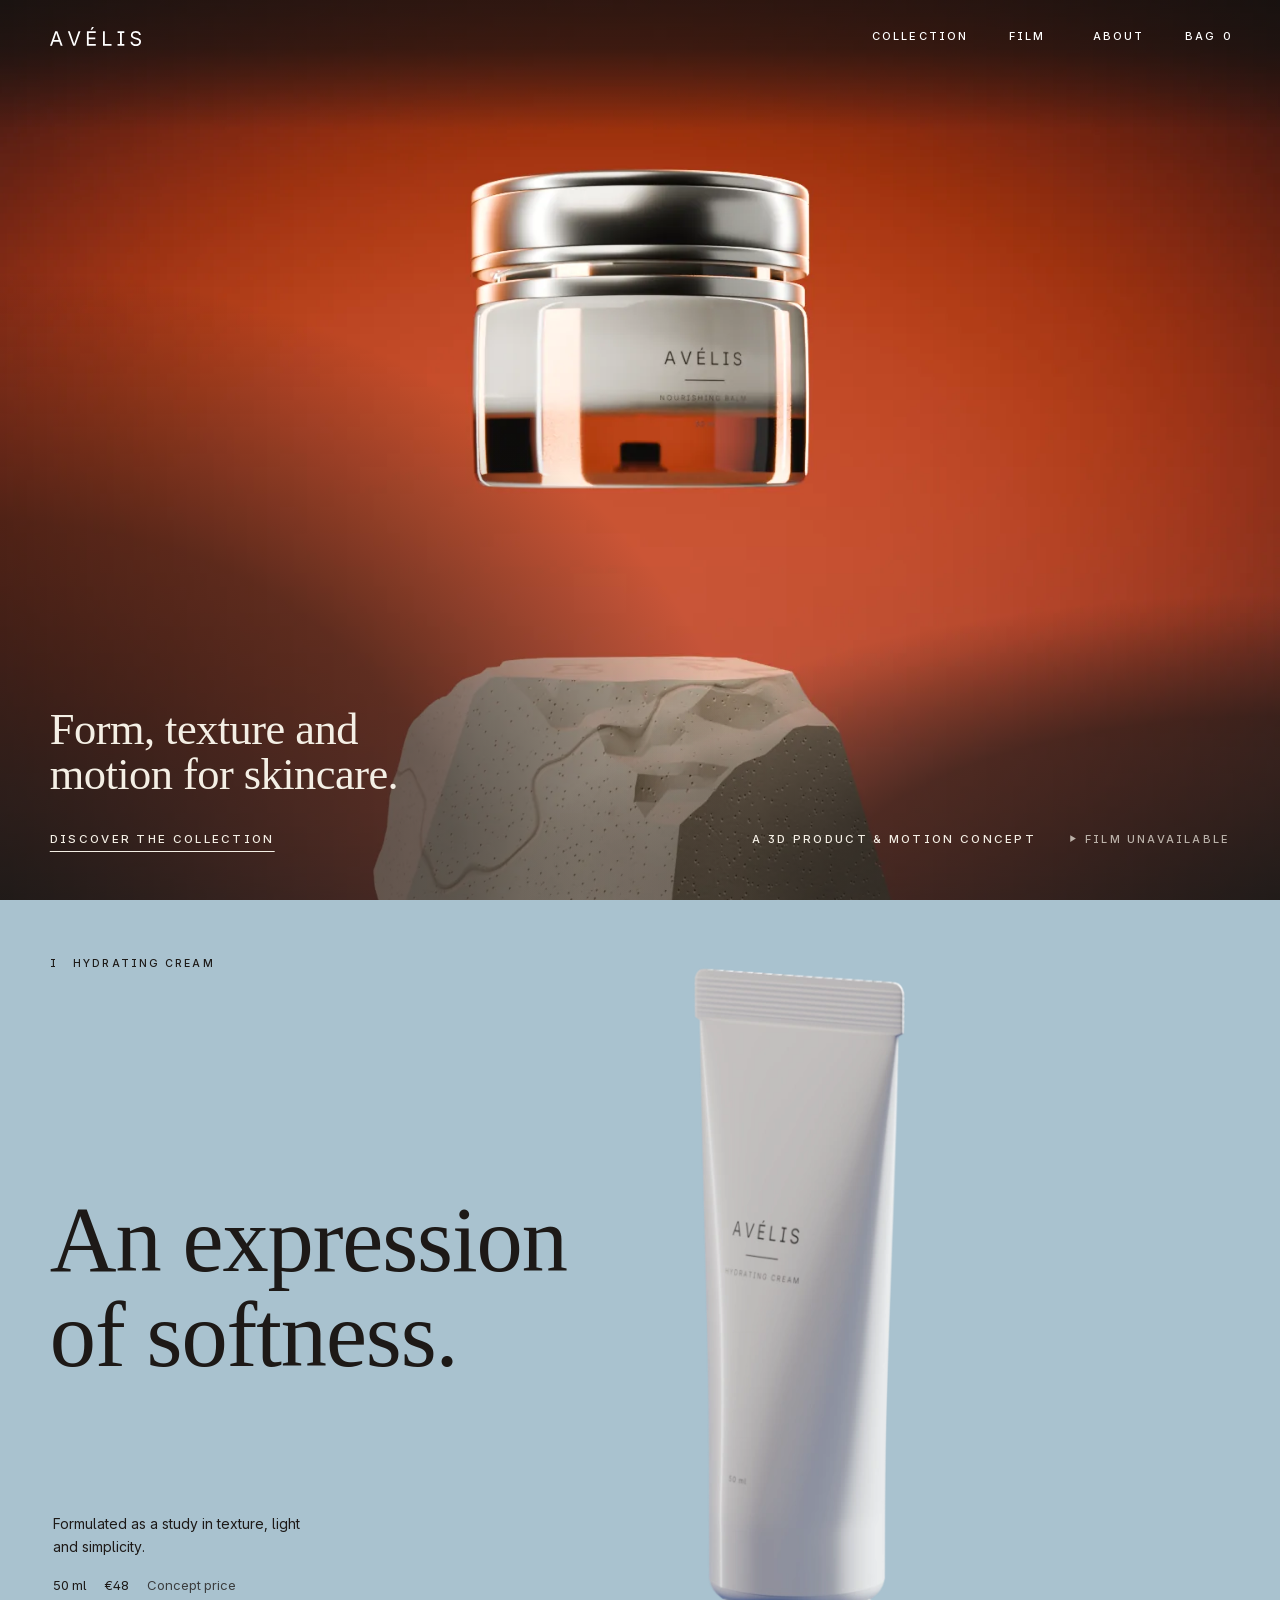
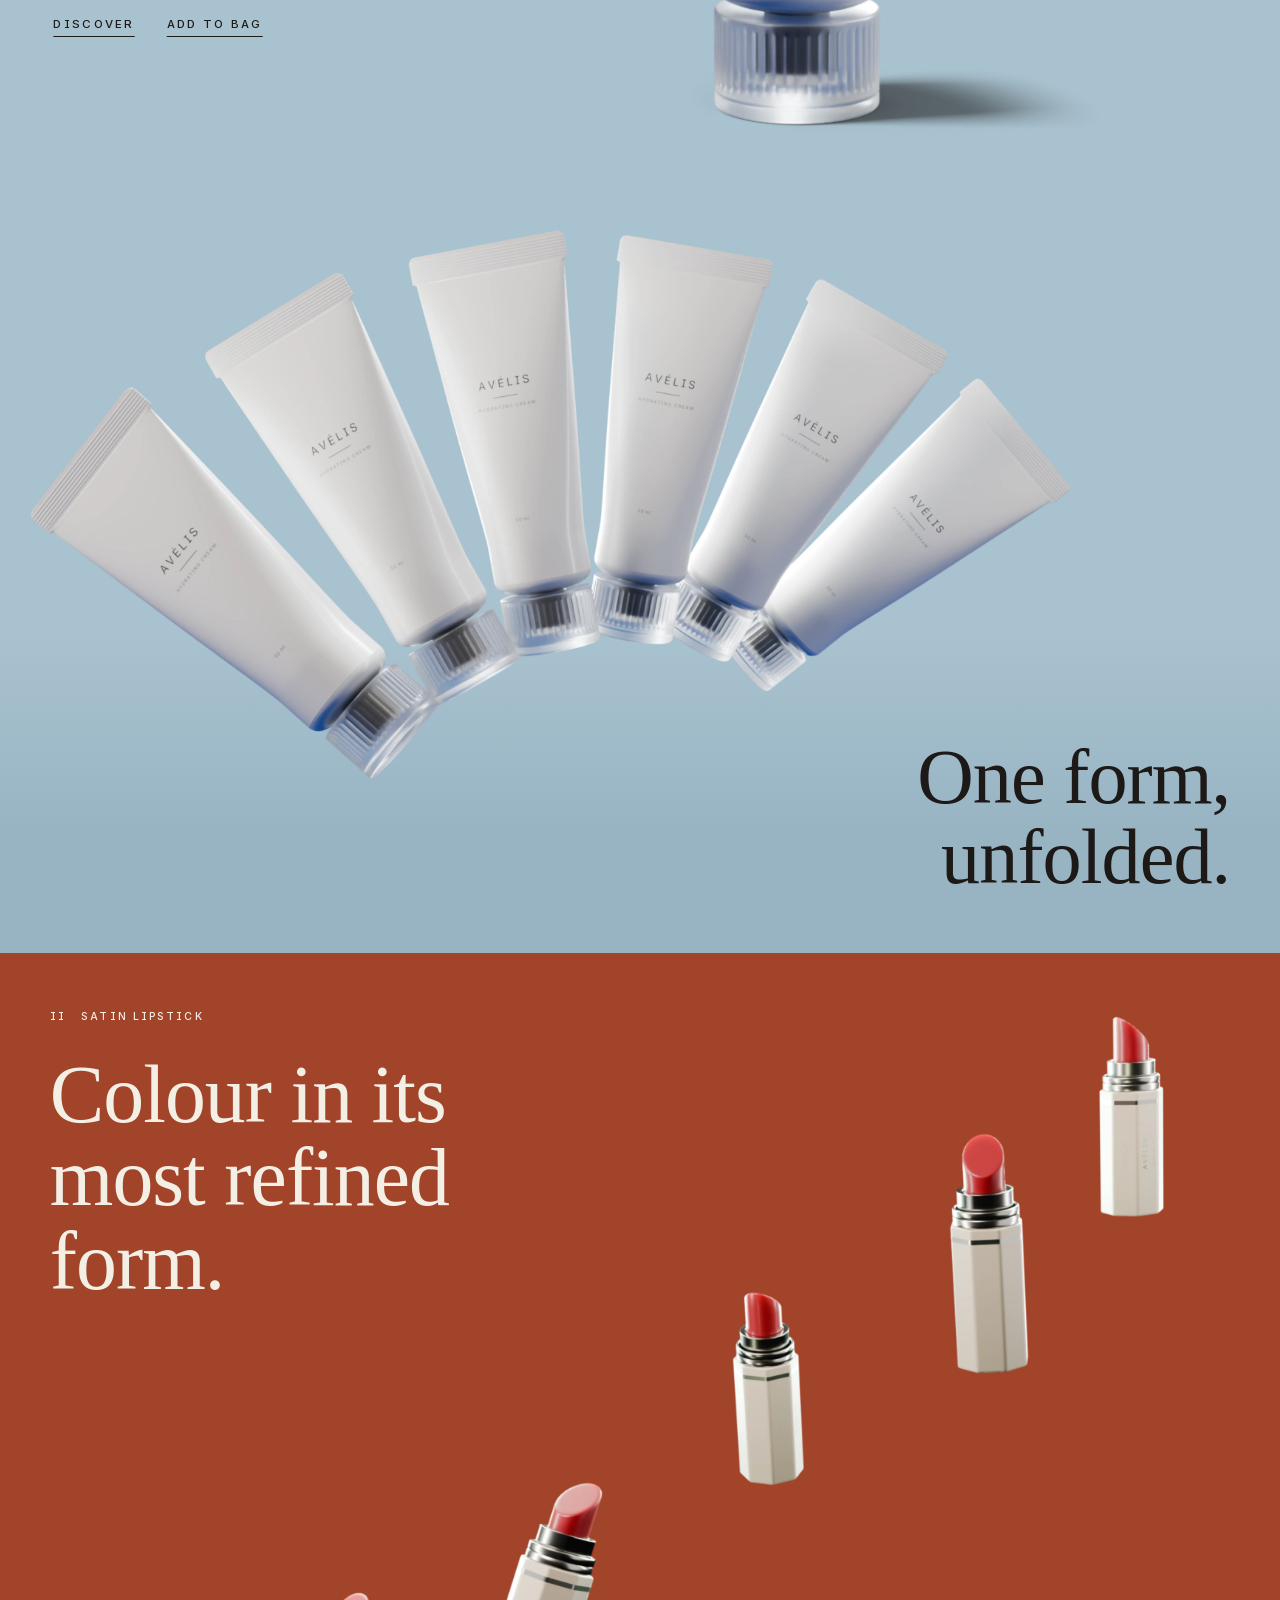
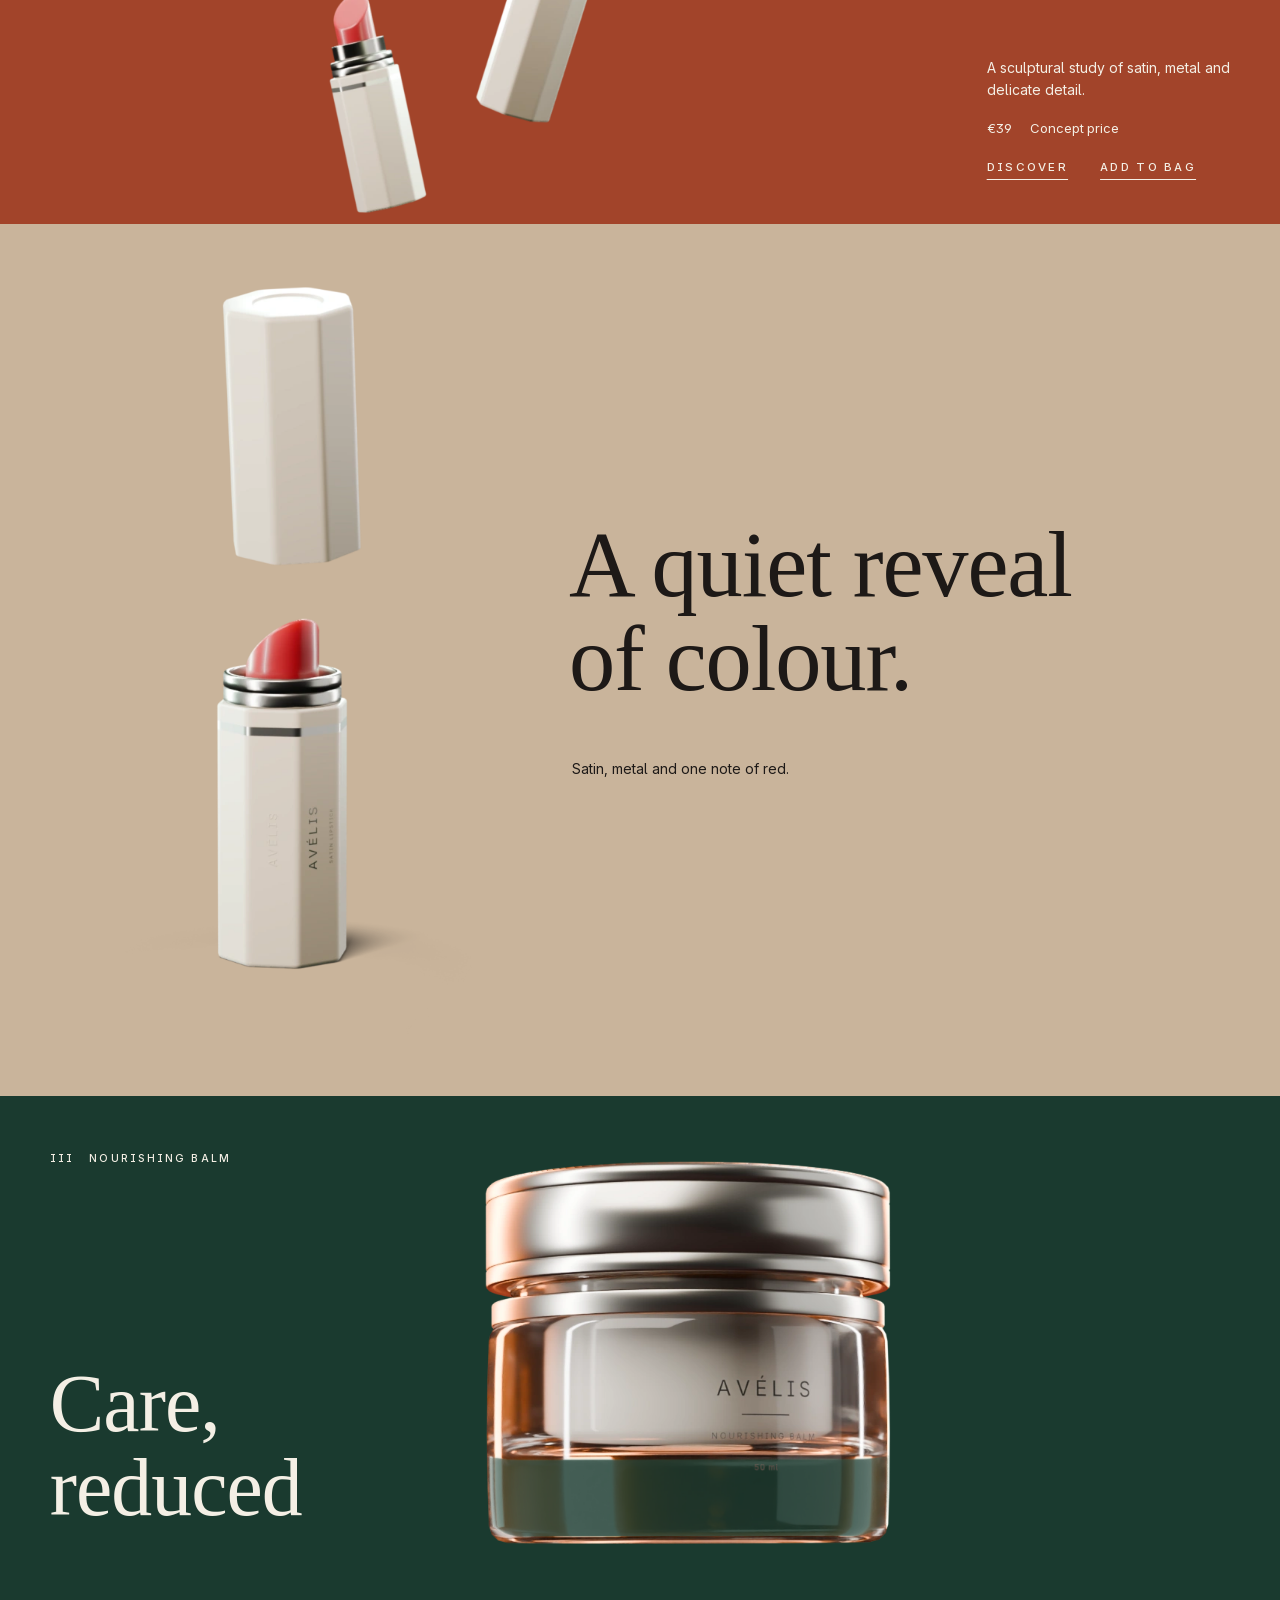
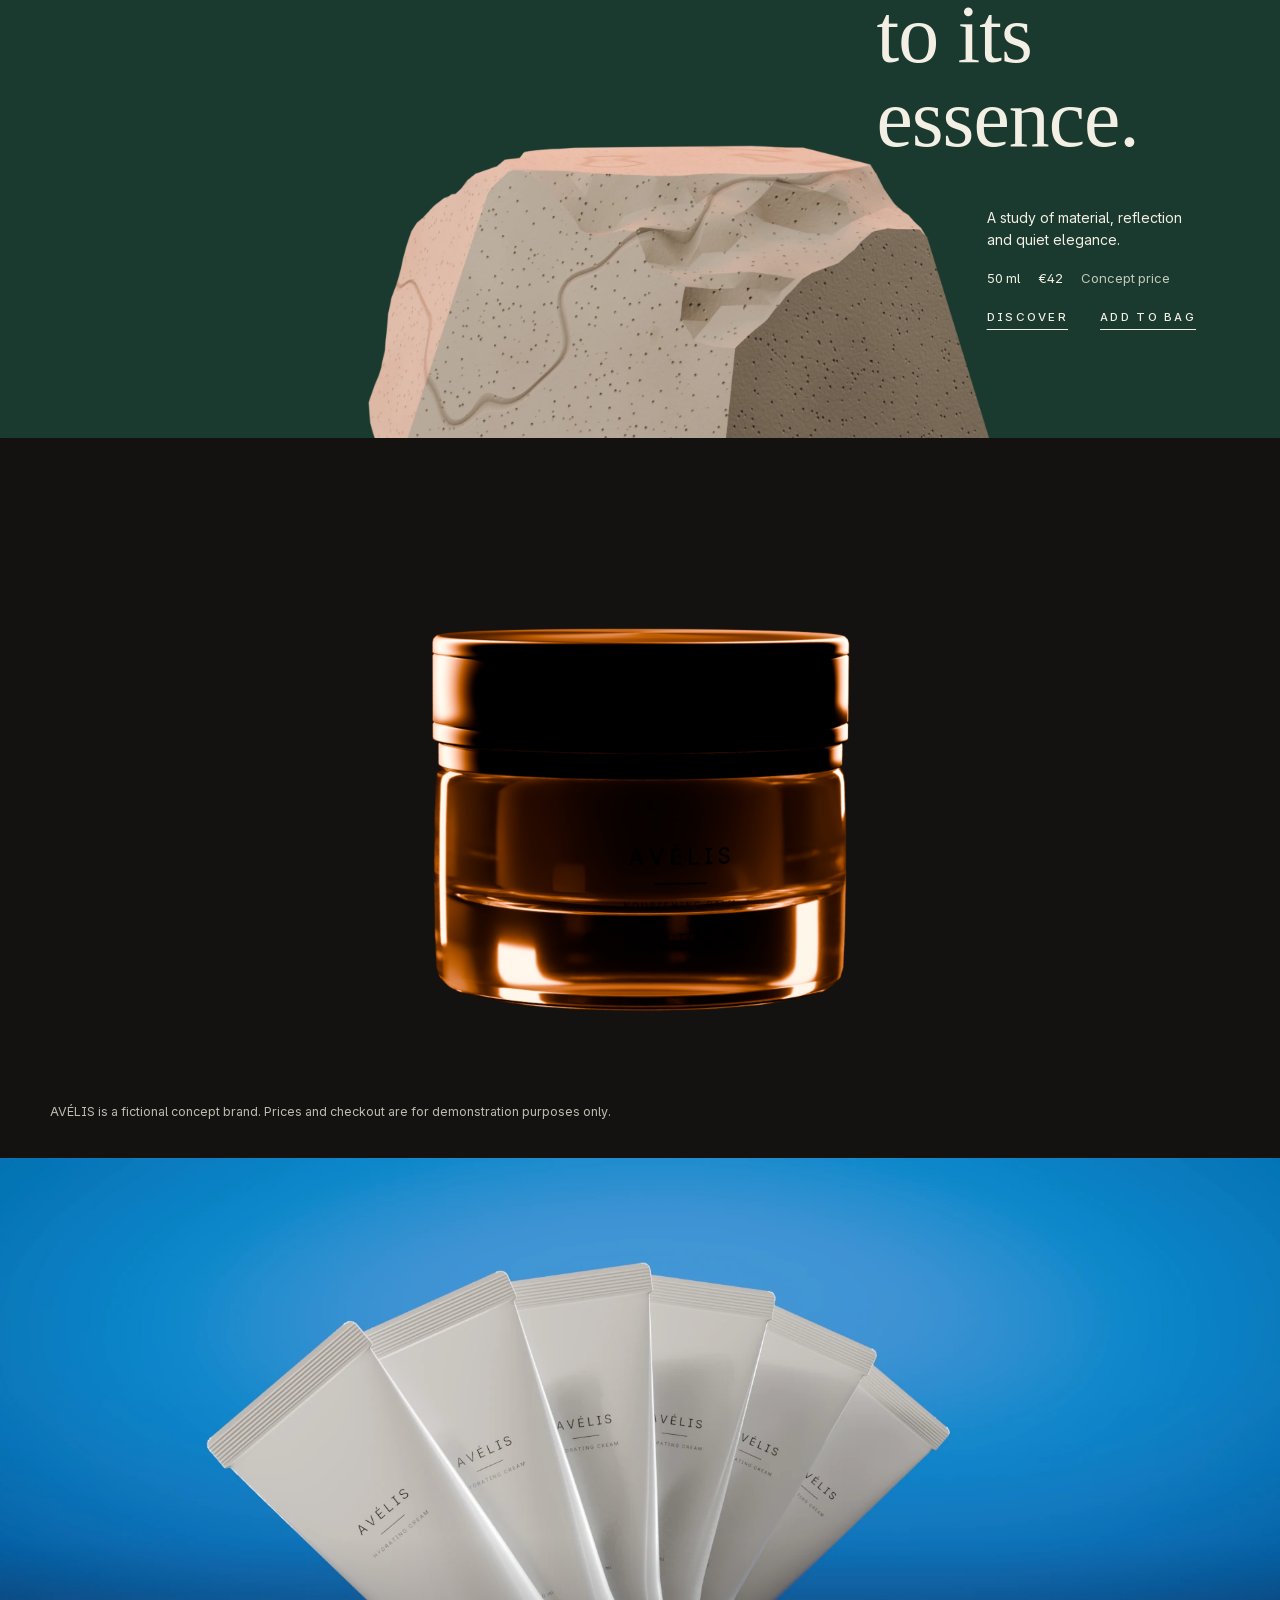
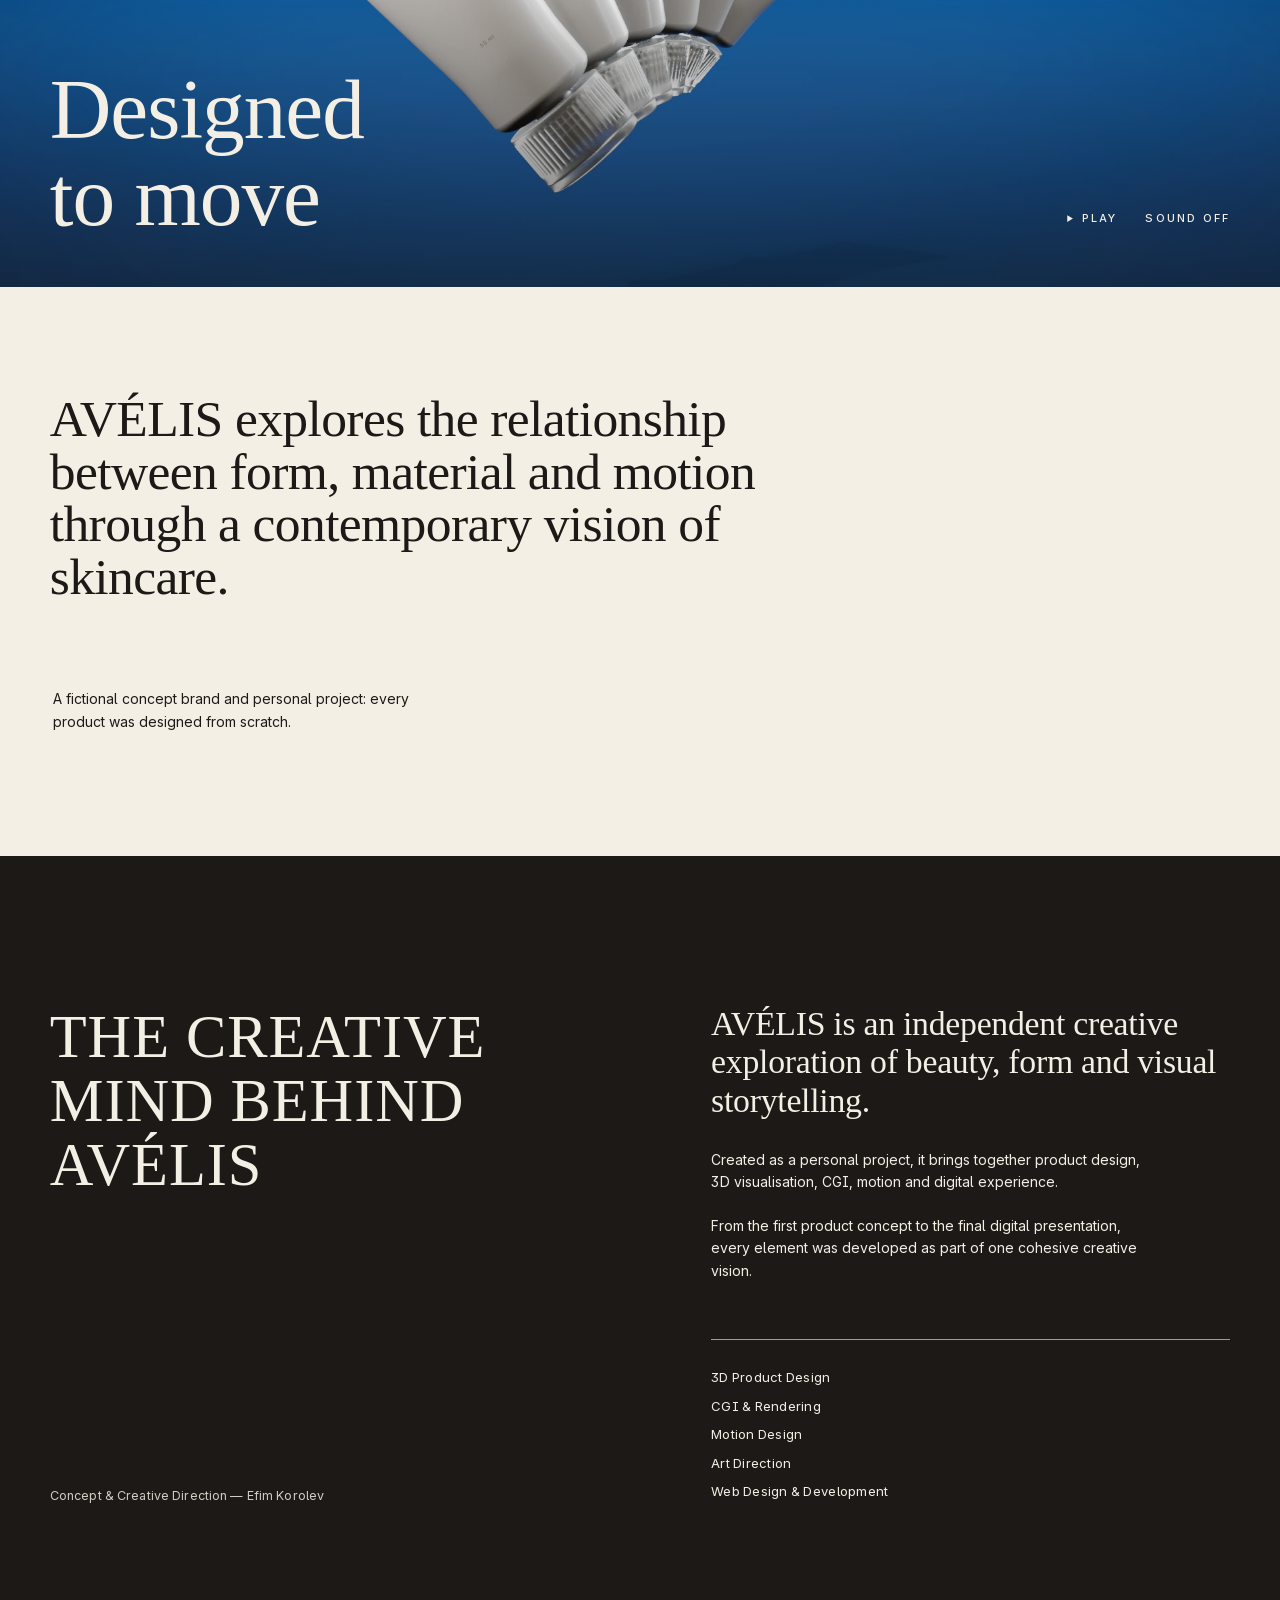
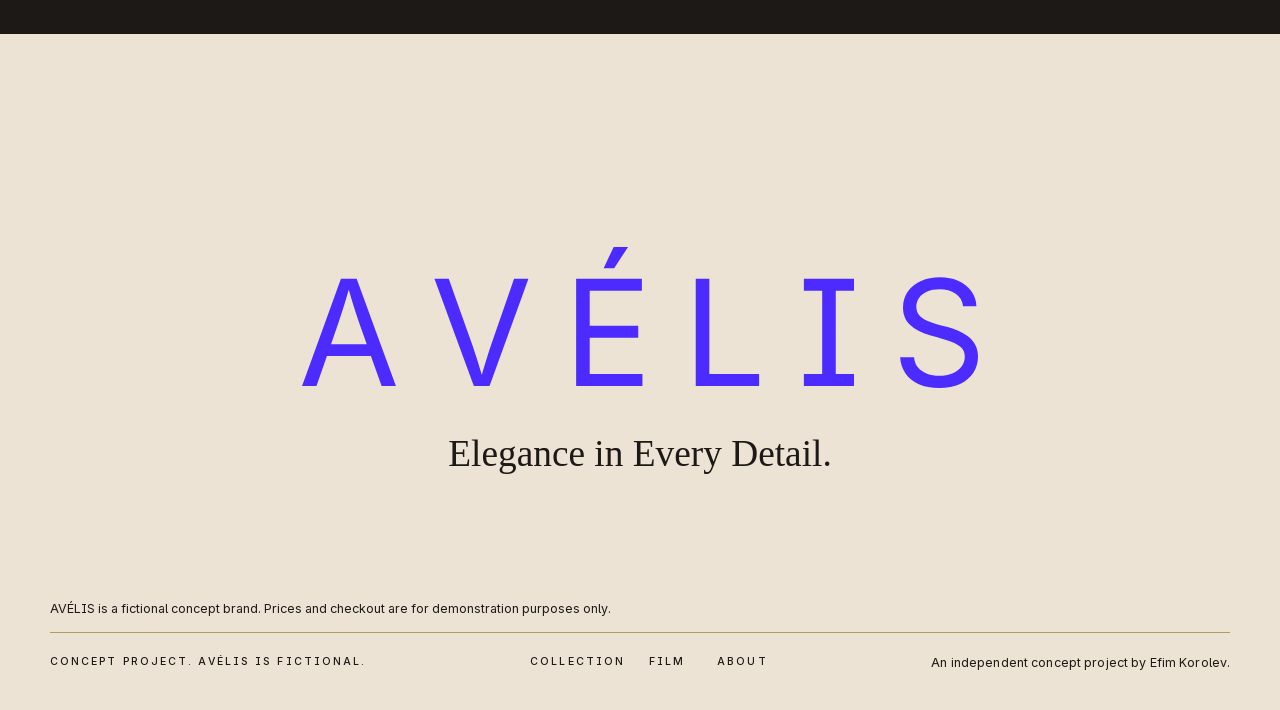
<file: index.html>
<!doctype html>
<html lang="en">
<head>
  <meta charset="utf-8">
  <meta name="viewport" content="width=device-width, initial-scale=1, viewport-fit=cover">
  <title>AVÉLIS — Form, texture and motion for skincare</title>
  <meta name="description" content="AVÉLIS is a fictional concept brand: three skincare and cosmetics objects designed from scratch in 3D, presented through film and editorial composition.">
  <meta name="author" content="Efim Korolev">
  <meta name="theme-color" content="#141210">
  <link rel="icon" href="assets/logo/favicon.svg" type="image/svg+xml">
  <link rel="preload" as="image" href="assets/images/poster_hero_1920.webp" type="image/webp" fetchpriority="high">
  <link rel="stylesheet" href="css/style.css">
  <script>
    document.documentElement.classList.add("js");
  </script>
  <script src="js/store.js" defer></script>
  <script src="js/bag.js" defer></script>
  <script src="js/main.js" defer></script>
</head>
<body id="top">
  <a class="skip-link" href="#collection">Skip to the collection</a>

  <header class="site-header" data-header>
    <a class="brand" href="#top" aria-label="AVÉLIS, back to top">
      <img class="brand__white" src="assets/logo/avelis-wordmark-white.svg" alt="" width="321" height="67">
      <img class="brand__violet" src="assets/logo/avelis-wordmark-violet.svg" alt="" width="321" height="67">
    </a>
    <nav class="site-nav" aria-label="Main">
      <a href="#collection">Collection</a>
      <a href="#film">Film</a>
      <a href="#about">About</a>
    </nav>
    <div class="site-tools">
      <button class="tool" type="button" data-bag-open aria-haspopup="dialog">Bag <span class="tool__count"></span></button>
      <button class="tool tool--menu" type="button" data-menu-open aria-haspopup="dialog">Menu</button>
    </div>
  </header>

  <dialog class="menu" data-menu aria-label="Menu">
    <button class="tool menu__close" type="button" data-menu-close>Close</button>
    <nav aria-label="Menu links">
      <a href="#collection" data-menu-link>Collection</a>
      <a href="#film" data-menu-link>Film</a>
      <a href="#about" data-menu-link>About</a>
    </nav>
    <p class="menu__note">AVÉLIS is a fictional concept brand.</p>
  </dialog>

  <main>
    <!-- HERO -->
    <section class="hero" data-hero aria-labelledby="hero-title">
      <video class="hero__video" data-hero-video autoplay muted loop playsinline preload="auto"
             poster="assets/images/poster_hero_1920.webp" width="1920" height="1080"
             aria-label="AVÉLIS film: the jar, the tube and the lipstick in motion, ending on the AVÉLIS wordmark. Muted, 34 seconds, looping.">
        <source src="assets/video/avelis_reel_mobile_720p.mp4" type="video/mp4" media="(max-width: 767px)">
        <source src="assets/video/avelis_reel_final_16x9_v3.mp4" type="video/mp4">
      </video>
      <div class="hero__shade" aria-hidden="true"></div>
      <div class="hero__copy">
        <h1 id="hero-title" class="d">Form, texture and motion for skincare.</h1>
        <a class="link hero__cta" href="#collection">Discover the collection</a>
      </div>
      <div class="hero__aside">
        <span class="l hero__label">A 3D product &amp; motion concept</span>
        <button class="control" type="button" data-hero-toggle aria-label="Pause the film">
          <svg viewBox="0 0 16 16" aria-hidden="true"><path data-icon d="M4 2h3v12H4zM9 2h3v12H9z"/></svg>
          <span data-toggle-label>Pause</span>
        </button>
      </div>
    </section>

    <!-- COLLECTION -->
    <section id="collection" aria-label="The collection">

      <article id="hydrating-cream" aria-labelledby="cream-name">
        <div class="band band--sky">
          <div class="comp comp--cream reveal">
            <h2 class="l comp__label" id="cream-name"><span aria-hidden="true">I &nbsp; </span>Hydrating Cream</h2>
            <p class="d comp__line">An expression of softness.</p>
            <img class="comp__product" src="assets/cgi/avelis_tube_02_cutout_100.webp"
                 srcset="assets/cgi/avelis_tube_02_cutout_75.webp 465w, assets/cgi/avelis_tube_02_cutout_100.webp 620w"
                 sizes="(min-width: 960px) 34vw, 86vw" width="620" height="1125" loading="lazy" decoding="async"
                 alt="An AVÉLIS Hydrating Cream tube standing upright on its frosted cap, with a soft shadow beside it.">
            <div class="buy">
              <p class="t">Formulated as a study in texture, light and simplicity.</p>
              <p class="spec"><span>50 ml</span><span>€48</span><span>Concept price</span></p>
              <div class="acts">
                <a class="link" href="products/hydrating-cream.html" data-product-link>Discover</a>
                <button class="link" type="button" data-add="hydrating-cream">Add to bag</button>
              </div>
            </div>
          </div>
        </div>
        <div class="band band--sky-floor">
          <div class="comp comp--fan reveal">
            <img class="comp__product" src="assets/cgi/avelis_tube_01_alt_cutout_100.webp"
                 srcset="assets/cgi/avelis_tube_01_alt_cutout_75.webp 1432w, assets/cgi/avelis_tube_01_alt_cutout_100.webp 1910w"
                 sizes="(min-width: 960px) 83vw, 100vw" width="1910" height="1021" loading="lazy" decoding="async"
                 alt="Six Hydrating Cream tubes fanned out in an arc, every label facing forward.">
            <p class="d comp__line">One form,<br>unfolded.</p>
          </div>
        </div>
      </article>

      <article id="satin-lipstick" aria-labelledby="lipstick-name">
        <div class="band band--lipstick">
          <div class="comp comp--cluster reveal">
            <h2 class="l comp__label" id="lipstick-name"><span aria-hidden="true">II &nbsp; </span>Satin Lipstick</h2>
            <p class="d comp__line">Colour in its most refined form.</p>
            <img class="comp__product" src="assets/cgi/avelis_lipstick_01_cutout_100.webp"
                 srcset="assets/cgi/avelis_lipstick_01_cutout_75.webp 1096w, assets/cgi/avelis_lipstick_01_cutout_100.webp 1462w"
                 sizes="(min-width: 960px) 67vw, 100vw" width="1462" height="1396" loading="lazy" decoding="async"
                 alt="Five Satin Lipsticks with ivory cases and red bullets, floating along a rising diagonal.">
            <div class="buy">
              <p class="t">A sculptural study of satin, metal and delicate detail.</p>
              <p class="spec"><span>€39</span><span>Concept price</span></p>
              <div class="acts">
                <a class="link" href="products/satin-lipstick.html" data-product-link>Discover</a>
                <button class="link" type="button" data-add="satin-lipstick">Add to bag</button>
              </div>
            </div>
          </div>
        </div>
        <div class="band band--sand">
          <div class="comp comp--lift reveal">
            <img class="comp__product" src="assets/cgi/avelis_lipstick_02_cutout_100.webp"
                 srcset="assets/cgi/avelis_lipstick_02_cutout_75.webp 494w, assets/cgi/avelis_lipstick_02_cutout_100.webp 658w"
                 sizes="(min-width: 960px) 29vw, 60vw" width="658" height="1376" loading="lazy" decoding="async"
                 alt="One Satin Lipstick with its cap lifted above the case, revealing the red bullet and metal rings.">
            <p class="d comp__line">A quiet reveal<br>of colour.</p>
            <p class="t comp__note">Satin, metal and one note of red.</p>
          </div>
        </div>
      </article>

      <article id="nourishing-balm" aria-labelledby="balm-name">
        <div class="band band--green">
          <div class="comp comp--balm reveal reveal--fade">
            <h2 class="l comp__label" id="balm-name"><span aria-hidden="true">III &nbsp; </span>Nourishing Balm</h2>
            <p class="d comp__line"><span>Care, reduced</span> <span>to its essence.</span></p>
            <img class="comp__product" src="assets/cgi/avelis_jar_01_cutout_100.webp"
                 srcset="assets/cgi/avelis_jar_01_cutout_75.webp 646w, assets/cgi/avelis_jar_01_cutout_100.webp 861w"
                 sizes="(min-width: 960px) 51vw, (min-width: 640px) 640px, 100vw" width="861" height="1186" loading="lazy" decoding="async"
                 alt="A Nourishing Balm glass jar with a metal lid, floating above a rough pale stone.">
            <div class="buy">
              <p class="t">A study of material, reflection and quiet elegance.</p>
              <p class="spec"><span>50 ml</span><span>€42</span><span>Concept price</span></p>
              <div class="acts">
                <a class="link" href="products/nourishing-balm.html" data-product-link>Discover</a>
                <button class="link" type="button" data-add="nourishing-balm">Add to bag</button>
              </div>
            </div>
          </div>
        </div>
        <div class="band band--reveal">
          <div class="comp comp--dark">
            <img class="comp__product reveal reveal--fade" src="assets/cgi/avelis_jar_03_framed_2560_lossless.webp"
                 srcset="assets/cgi/avelis_jar_03_framed_1920_lossless.webp 1920w, assets/cgi/avelis_jar_03_framed_2560_lossless.webp 2560w"
                 sizes="(min-width: 960px) 100vw, 160vw" width="2560" height="1440" loading="lazy" decoding="async"
                 alt="The balm jar almost black against the dark ground, its outline drawn by a warm rim of light.">
            <p class="disclosure">AVÉLIS is a fictional concept brand. Prices and checkout are for demonstration purposes only.</p>
          </div>
        </div>
      </article>
    </section>

    <!-- FILM -->
    <section class="film" id="film" data-film aria-labelledby="film-title">
      <div class="film__frame">
        <video class="film__video" data-film-video controls muted loop playsinline preload="none"
               poster="assets/images/poster_film_f0380_1920.webp" width="1920" height="1080"
               aria-label="AVÉLIS film, 34 seconds. Starts only when you press play.">
          <source src="assets/video/avelis_reel_mobile_720p.mp4" type="video/mp4" media="(max-width: 767px)">
          <source src="assets/video/avelis_reel_final_16x9_v3.mp4" type="video/mp4">
        </video>
        <div class="film__shade" aria-hidden="true"></div>
        <div class="film__corner" aria-hidden="true"></div>
      </div>
      <h2 id="film-title" class="d film__title">Designed<br>to move</h2>
      <div class="film__controls">
        <button class="control" type="button" data-film-toggle aria-label="Play the film">
          <svg viewBox="0 0 16 16" aria-hidden="true"><path data-icon d="M4 2l10 6-10 6z"/></svg>
          <span data-toggle-label>Play</span>
        </button>
        <button class="control" type="button" data-sound-toggle aria-pressed="false">Sound off</button>
      </div>
    </section>

    <!-- ABOUT -->
    <section class="band band--ivory" id="about" aria-labelledby="about-title">
      <div class="comp comp--about reveal">
        <h2 id="about-title" class="d comp__line">AVÉLIS explores the relationship between form, material and motion through a contemporary vision of skincare.</h2>
        <p class="t comp__note">A fictional concept brand and personal project: every product was designed from scratch.</p>
      </div>
    </section>

    <!-- THE CREATOR -->
    <section class="creator" id="creator" aria-labelledby="creator-title">
      <div class="creator__inner reveal">
        <h2 class="d creator__title" id="creator-title">The creative<br>mind behind<br>AVÉLIS</h2>
        <div class="creator__text">
          <p class="creator__lead">AVÉLIS is an independent creative exploration of beauty, form and visual storytelling.</p>
          <p>Created as a personal project, it brings together product design, 3D visualisation, CGI, motion and digital experience.</p>
          <p>From the first product concept to the final digital presentation, every element was developed as part of one cohesive creative vision.</p>
        </div>
        <ul class="creator__disciplines" aria-label="Disciplines">
          <li>3D Product Design</li>
          <li>CGI &amp; Rendering</li>
          <li>Motion Design</li>
          <li>Art Direction</li>
          <li>Web Design &amp; Development</li>
        </ul>
        <p class="creator__credit">Concept &amp; Creative Direction — Efim Korolev</p>
      </div>
    </section>
  </main>

  <!-- CLOSING FRAME -->
  <footer class="closing">
    <div class="closing__mark reveal">
      <img src="assets/logo/avelis-wordmark-violet.svg" alt="AVÉLIS" width="321" height="67" loading="lazy">
      <p>Elegance in Every Detail.</p>
    </div>
    <p class="closing__disclosure">AVÉLIS is a fictional concept brand. Prices and checkout are for demonstration purposes only.</p>
    <div class="closing__row">
      <span>Concept project. AVÉLIS is fictional.</span>
      <nav aria-label="Footer">
        <a href="#collection">Collection</a>
        <a href="#film">Film</a>
        <a href="#about">About</a>
      </nav>
      <span class="closing__credit">An independent concept project by Efim Korolev.</span>
    </div>
  </footer>

</body>
</html>
</file>
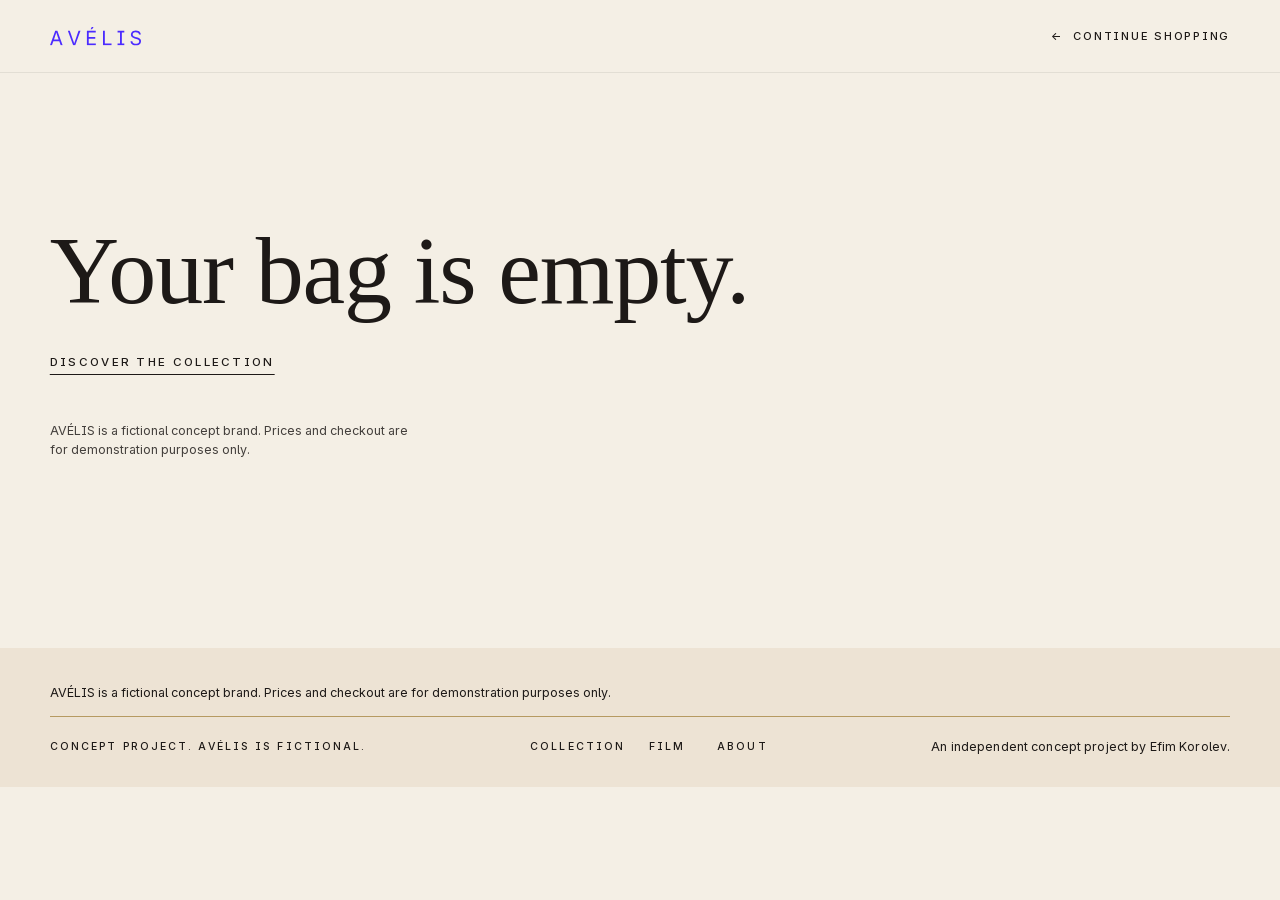
<file: checkout.html>
<!doctype html>
<html lang="en">
<head>
  <meta charset="utf-8">
  <meta name="viewport" content="width=device-width, initial-scale=1, viewport-fit=cover">
  <title>Demonstration checkout — AVÉLIS</title>
  <meta name="description" content="A demonstration checkout for AVÉLIS, a fictional concept brand. No payment is processed and no real order is placed.">
  <meta name="author" content="Efim Korolev">
  <meta name="robots" content="noindex">
  <meta name="theme-color" content="#F4EFE5">
  <link rel="icon" href="assets/logo/favicon.svg" type="image/svg+xml">
  <link rel="stylesheet" href="css/style.css">
  <script>document.documentElement.classList.add("js");</script>
  <script src="js/store.js" defer></script>
  <script src="js/checkout.js" defer></script>
</head>
<body class="checkout-page">
  <a class="skip-link" href="#checkout">Skip to the checkout</a>

  <header class="site-header is-solid">
    <a class="brand" href="index.html" aria-label="AVÉLIS, home">
      <img class="brand__white" src="assets/logo/avelis-wordmark-white.svg" alt="" width="321" height="67">
      <img class="brand__violet" src="assets/logo/avelis-wordmark-violet.svg" alt="" width="321" height="67">
    </a>
    <a class="back" href="index.html#collection"><span aria-hidden="true">←</span> Continue shopping</a>
  </header>

  <main class="checkout" id="checkout">
    <noscript><p class="checkout__noscript">The demonstration checkout runs in your browser and needs JavaScript. <a href="index.html#collection">Return to the collection.</a></p></noscript>

    <!-- Nothing is chosen until the script has read the bag. -->
    <div class="checkout__empty" data-view="empty" hidden>
      <h1 class="d" tabindex="-1">Your bag is empty.</h1>
      <a class="link" href="index.html#collection">Discover the collection</a>
      <p class="checkout__disclosure">AVÉLIS is a fictional concept brand. Prices and checkout are for demonstration purposes only.</p>
    </div>

    <div class="checkout__flow" data-view="flow" hidden>
      <nav aria-label="Checkout steps">
        <ol class="steps" data-steps>
          <li data-for="bag"><a href="#bag">Bag</a></li>
          <li data-for="contact"><a href="#contact">Contact</a></li>
          <li data-for="shipping"><a href="#shipping">Shipping</a></li>
          <li data-for="summary"><a href="#summary">Summary</a></li>
        </ol>
      </nav>

      <div class="checkout__columns">
        <div class="checkout__main">

          <section class="step step--bag" data-step="bag" hidden>
            <div class="step--bag__intro">
              <h1 class="d step__title" tabindex="-1">Review your bag</h1>
              <p class="checkout__disclosure">AVÉLIS is a fictional concept brand. Prices and checkout are for demonstration purposes only.</p>
            </div>
            <div>
              <p class="bag__undo" data-undo hidden><span data-undo-text></span> <button class="link" type="button" data-undo-button>Undo</button></p>
              <ul class="bag__list" data-lines></ul>
              <p class="bag__total"><span>Total<small>Concept prices</small></span><strong class="d" data-total></strong></p>
              <a class="primary step__next" href="#contact">Continue to contact</a>
            </div>
          </section>

          <section class="step" data-step="contact" hidden>
            <h1 class="d step__title" tabindex="-1">Contact</h1>
            <p class="step__note">Please use fictional details. Nothing you enter is saved or sent anywhere.</p>
            <button class="link step__sample" type="button" data-sample="contact">Use sample details</button>
            <form data-form="contact" novalidate>
              <div class="field-row">
                <div class="field"><label for="first-name">First name</label><input id="first-name" name="first-name" type="text" maxlength="60" autocomplete="off" required><p class="field__error" id="first-name-error" hidden></p></div>
                <div class="field"><label for="last-name">Last name</label><input id="last-name" name="last-name" type="text" maxlength="60" autocomplete="off" required><p class="field__error" id="last-name-error" hidden></p></div>
              </div>
              <div class="field"><label for="email">Email</label><input id="email" name="email" type="email" inputmode="email" maxlength="120" autocomplete="off" spellcheck="false" required><p class="field__error" id="email-error" hidden></p></div>
              <button class="primary step__next" type="submit">Continue to shipping</button>
            </form>
            <a class="back step__back" href="#bag"><span aria-hidden="true">←</span> Back to bag</a>
          </section>

          <section class="step" data-step="shipping" hidden>
            <h1 class="d step__title" tabindex="-1">Demonstration shipping</h1>
            <p class="step__note">Please use a fictional address. Nothing will be shipped.</p>
            <button class="link step__sample" type="button" data-sample="shipping">Use sample details</button>
            <form data-form="shipping" novalidate>
              <div class="field"><label for="address">Address</label><input id="address" name="address" type="text" maxlength="100" autocomplete="off" required><p class="field__error" id="address-error" hidden></p></div>
              <div class="field"><label for="address2">Apartment or floor <span class="field__optional">(optional)</span></label><input id="address2" name="address2" type="text" maxlength="60" autocomplete="off"><p class="field__error" id="address2-error" hidden></p></div>
              <div class="field-row">
                <div class="field"><label for="city">City</label><input id="city" name="city" type="text" maxlength="60" autocomplete="off" required><p class="field__error" id="city-error" hidden></p></div>
                <div class="field"><label for="postcode">Postal code</label><input id="postcode" name="postcode" type="text" maxlength="10" autocomplete="off" spellcheck="false" required><p class="field__error" id="postcode-error" hidden></p></div>
              </div>
              <div class="field"><label for="country">Country</label><input id="country" name="country" type="text" maxlength="60" autocomplete="off" required><p class="field__error" id="country-error" hidden></p></div>
              <button class="primary step__next" type="submit">Continue to summary</button>
            </form>
            <a class="back step__back" href="#contact"><span aria-hidden="true">←</span> Back to contact</a>
          </section>

          <section class="step" data-step="summary" hidden>
            <h1 class="d step__title" tabindex="-1">Order summary</h1>
            <p class="step__note">Please check the details below. No payment details are requested in this demonstration.</p>
            <dl class="review">
              <div><dt>Contact</dt><dd data-review="contact"></dd><dd class="review__edit"><a class="line__remove" href="#contact" aria-label="Edit contact details">Edit</a></dd></div>
              <div><dt>Ship to</dt><dd data-review="shipping"></dd><dd class="review__edit"><a class="line__remove" href="#shipping" aria-label="Edit shipping details">Edit</a></dd></div>
              <div class="review__bag"><dt>Bag</dt><dd data-review="bag"></dd><dd class="review__edit"><a class="line__remove" href="#bag" aria-label="Edit bag">Edit</a></dd></div>
              <div><dt>Shipping</dt><dd>Not applicable in this demonstration</dd></div>
              <div><dt>Payment</dt><dd>None. No payment is taken</dd></div>
              <div class="review__bag"><dt>Total</dt><dd data-review="total"></dd></div>
            </dl>
            <p class="checkout__statement">This is a demonstration checkout. No payment has been processed and no real order has been placed.</p>
            <button class="primary step__next" type="button" data-complete>Complete demonstration</button>
            <a class="back step__back" href="#shipping"><span aria-hidden="true">←</span> Back to shipping</a>
          </section>
        </div>

        <aside class="checkout__aside" aria-label="Your bag">
          <details class="aside" data-aside>
            <summary><span>Your bag</span><strong class="d" data-aside-total></strong></summary>
            <ul class="aside__lines" data-aside-lines></ul>
            <p class="bag__total"><span>Total<small>Concept prices</small></span><strong class="d" data-total></strong></p>
            <p class="aside__edit"><a class="line__remove" href="#bag">Edit bag</a></p>
            <p class="checkout__disclosure">AVÉLIS is a fictional concept brand. Prices and checkout are for demonstration purposes only.</p>
          </details>
        </aside>
      </div>
    </div>

    <section class="confirm" data-view="confirmation" aria-labelledby="confirm-title" hidden>
      <div class="confirm__objects" data-confirm-objects aria-hidden="true"></div>
      <div class="confirm__copy">
        <h1 class="d confirm__title" id="confirm-title" tabindex="-1">The demonstration is complete.</h1>
        <p class="confirm__statement">This is a demonstration checkout. No payment has been processed and no real order has been placed.</p>
        <p class="l confirm__label">Demonstration order reference</p>
        <p class="d confirm__ref" data-confirm-ref></p>
        <ul class="confirm__lines" data-confirm-lines></ul>
        <p class="bag__total"><span>Total<small>Concept prices</small></span><strong class="d" data-confirm-total></strong></p>
        <div class="confirm__links">
          <a class="primary" href="index.html">Return to AVÉLIS</a>
          <a class="link" href="index.html#collection">Discover the collection</a>
        </div>
      </div>
    </section>

    <p class="sr-only" aria-live="polite" data-live></p>
  </main>

  <footer class="closing closing--compact">
    <p class="closing__disclosure">AVÉLIS is a fictional concept brand. Prices and checkout are for demonstration purposes only.</p>
    <div class="closing__row">
      <span>Concept project. AVÉLIS is fictional.</span>
      <nav aria-label="Footer">
        <a href="index.html#collection">Collection</a>
        <a href="index.html#film">Film</a>
        <a href="index.html#about">About</a>
      </nav>
      <span class="closing__credit">An independent concept project by Efim Korolev.</span>
    </div>
  </footer>
</body>
</html>
</file>
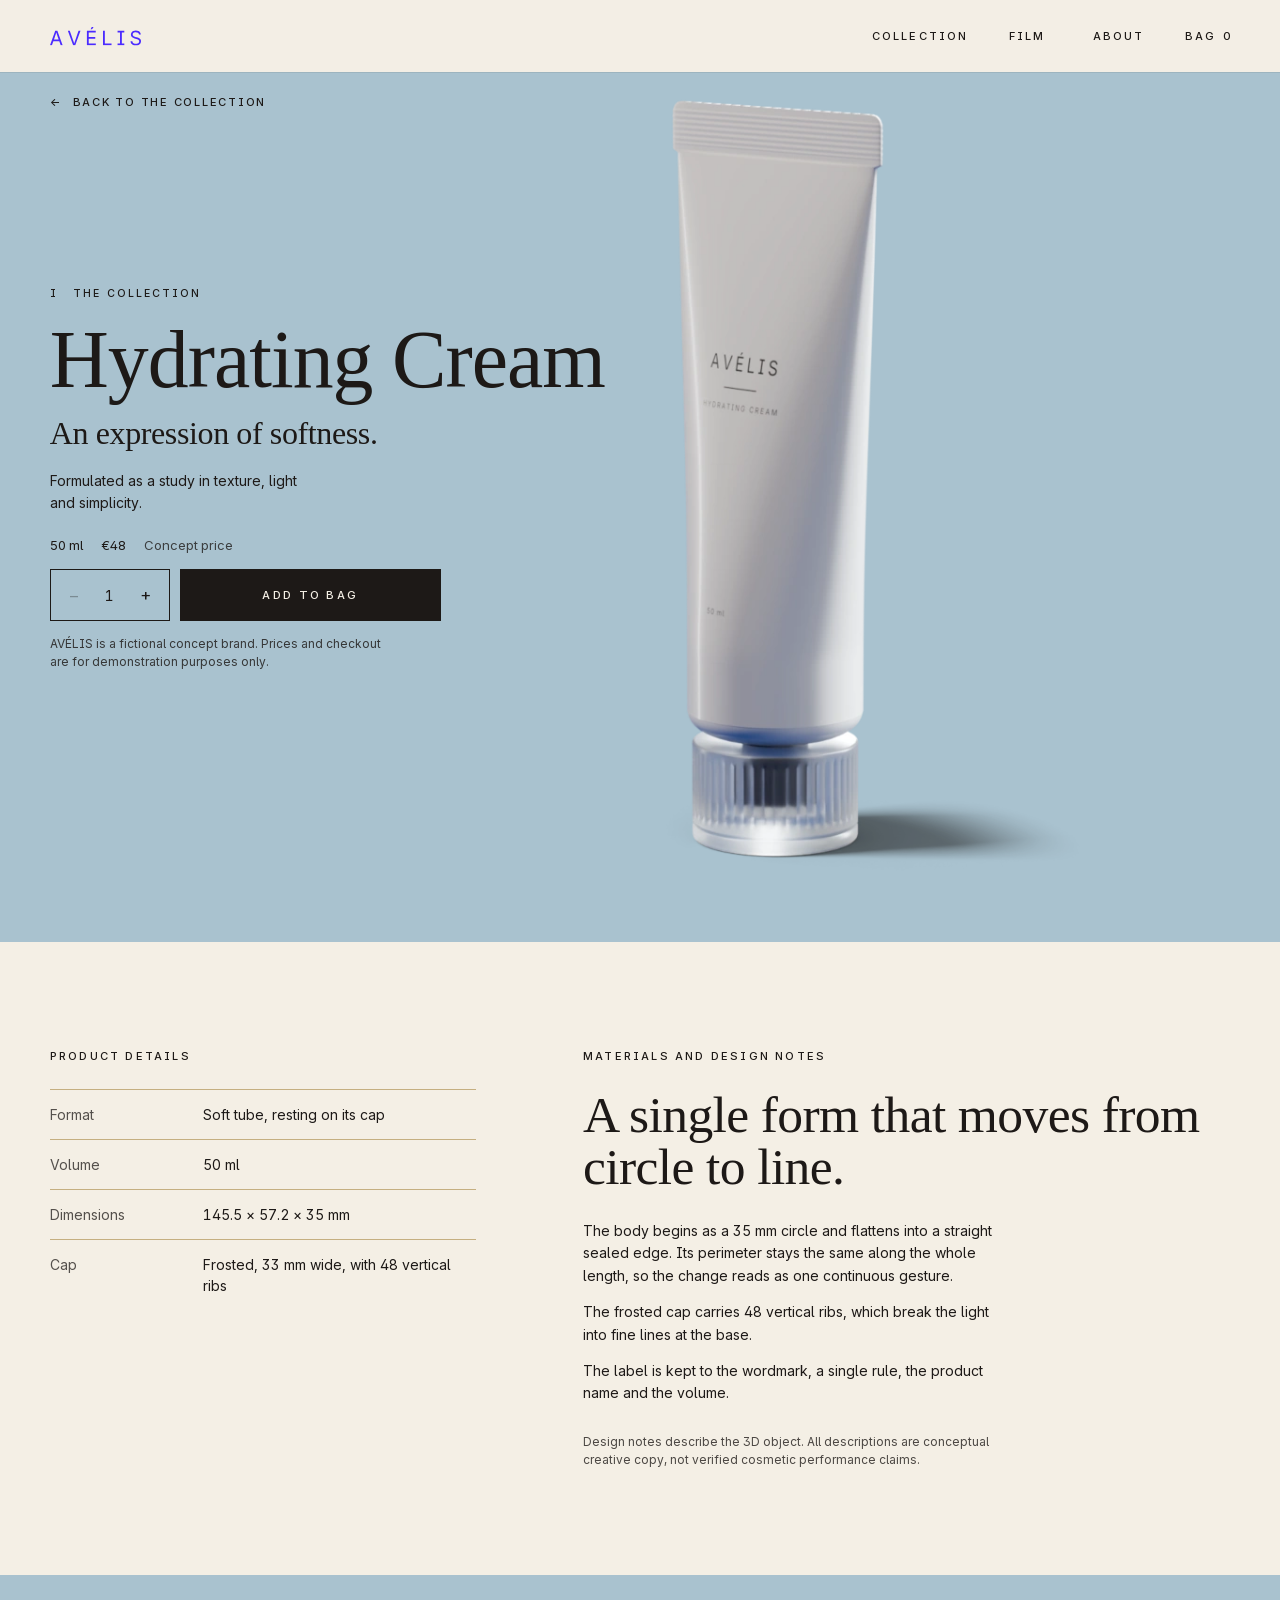
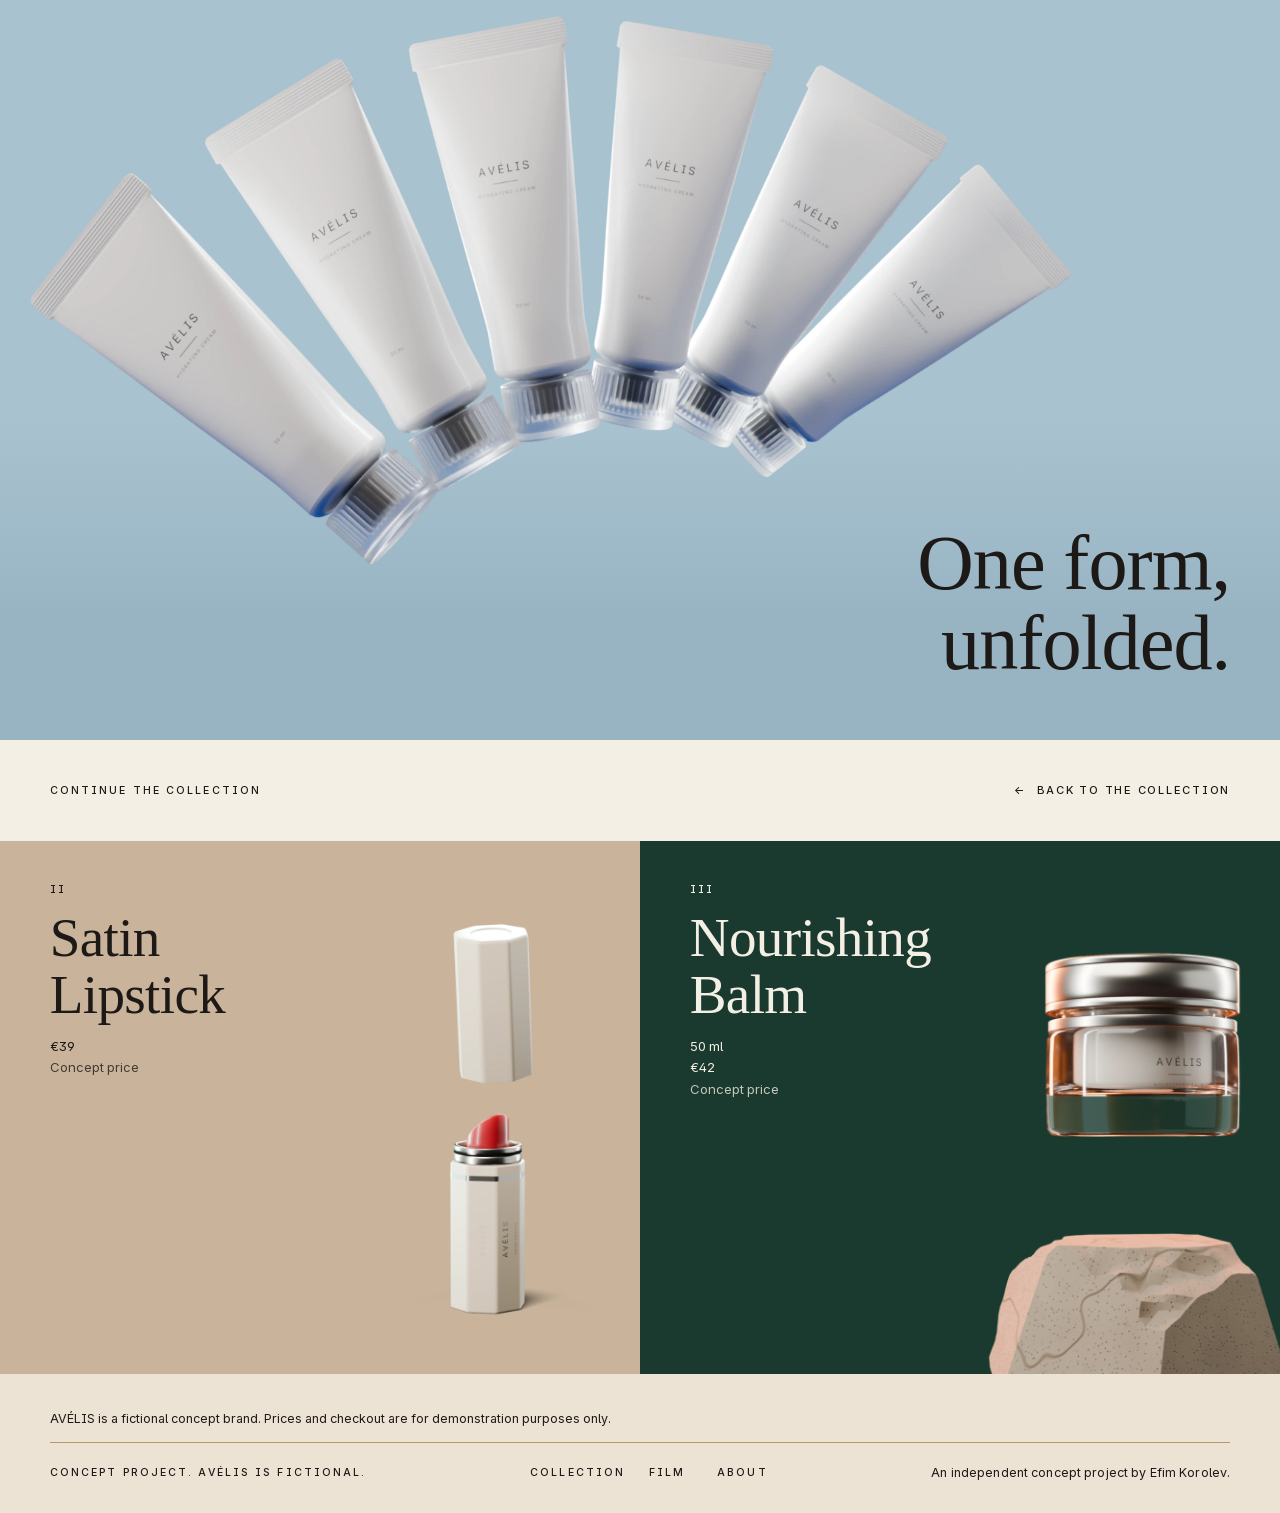
<file: products/hydrating-cream.html>
<!doctype html>
<html lang="en">
<head>
  <meta charset="utf-8">
  <meta name="viewport" content="width=device-width, initial-scale=1, viewport-fit=cover">
  <title>Hydrating Cream — AVÉLIS</title>
  <meta name="description" content="Hydrating Cream, 50 ml: an AVÉLIS concept object. A fictional brand, with a demonstration price.">
  <meta name="author" content="Efim Korolev">
  <meta name="theme-color" content="#F4EFE5">
  <link rel="icon" href="../assets/logo/favicon.svg" type="image/svg+xml">
  <link rel="stylesheet" href="../css/style.css">
  <script>document.documentElement.classList.add("js");</script>
  <script src="../js/store.js" defer></script>
  <script src="../js/bag.js" defer></script>
  <script src="../js/main.js" defer></script>
</head>
<body>
  <a class="skip-link" href="#product">Skip to the product</a>

  <header class="site-header is-solid" data-header>
    <a class="brand" href="../index.html" aria-label="AVÉLIS, home">
      <img class="brand__white" src="../assets/logo/avelis-wordmark-white.svg" alt="" width="321" height="67">
      <img class="brand__violet" src="../assets/logo/avelis-wordmark-violet.svg" alt="" width="321" height="67">
    </a>
    <nav class="site-nav" aria-label="Main">
      <a href="../index.html#collection">Collection</a>
      <a href="../index.html#film">Film</a>
      <a href="../index.html#about">About</a>
    </nav>
    <div class="site-tools">
      <button class="tool" type="button" data-bag-open aria-haspopup="dialog">Bag <span class="tool__count"></span></button>
      <button class="tool tool--menu" type="button" data-menu-open aria-haspopup="dialog">Menu</button>
    </div>
  </header>

  <dialog class="menu" data-menu aria-label="Menu">
    <button class="tool menu__close" type="button" data-menu-close>Close</button>
    <nav aria-label="Menu links">
      <a href="../index.html#collection" data-menu-link>Collection</a>
      <a href="../index.html#film" data-menu-link>Film</a>
      <a href="../index.html#about" data-menu-link>About</a>
    </nav>
    <p class="menu__note">AVÉLIS is a fictional concept brand.</p>
  </dialog>

  <main id="product">
    <article aria-labelledby="product-name">
      <section class="band band--sky pdp pdp--cream">
        <div class="pdp__inner">
          <a class="back" href="../index.html#collection"><span aria-hidden="true">←</span> Back to the collection</a>
          <div class="pdp__intro reveal">
            <p class="l pdp__index"><span aria-hidden="true">I &nbsp; </span>The collection</p>
            <h1 class="d pdp__name" id="product-name">Hydrating Cream</h1>
            <p class="d pdp__line">An expression of softness.</p>
            <p class="t pdp__text">Formulated as a study in texture, light and simplicity.</p>
          </div>
          <img class="pdp__product" src="../assets/cgi/avelis_tube_02_cutout_100.webp"
               srcset="../assets/cgi/avelis_tube_02_cutout_75.webp 465w, ../assets/cgi/avelis_tube_02_cutout_100.webp 620w"
               sizes="(min-width: 960px) 34vw, 86vw" width="620" height="1125" fetchpriority="high" decoding="async"
               alt="An AVÉLIS Hydrating Cream tube standing upright on its frosted cap, with a soft shadow beside it.">
          <div class="pdp__buy reveal">
            <p class="spec pdp__spec"><span>50 ml</span><span>€48</span><span>Concept price</span></p>
            <div class="purchase" data-purchase>
              <div class="qty" role="group" aria-label="Quantity">
                <button type="button" data-qty-step="-1" aria-label="Decrease quantity">−</button>
                <output data-qty-value aria-live="polite">1</output>
                <button type="button" data-qty-step="1" aria-label="Increase quantity">+</button>
              </div>
              <button class="primary" type="button" data-add="hydrating-cream">Add to bag</button>
            </div>
            <noscript><p class="pdp__disclosure">The bag needs JavaScript to work.</p></noscript>
            <p class="pdp__disclosure">AVÉLIS is a fictional concept brand. Prices and checkout are for demonstration purposes only.</p>
          </div>
        </div>
      </section>

      <section class="band band--ivory details" aria-label="Product details and design notes">
        <div class="details__inner reveal">
          <div class="details__facts">
            <h2 class="l details__label">Product details</h2>
            <dl>
            <div><dt>Format</dt><dd>Soft tube, resting on its cap</dd></div>
            <div><dt>Volume</dt><dd>50 ml</dd></div>
            <div><dt>Dimensions</dt><dd>145.5 × 57.2 × 35 mm</dd></div>
            <div><dt>Cap</dt><dd>Frosted, 33 mm wide, with 48 vertical ribs</dd></div>
            </dl>
          </div>
          <div class="details__notes">
            <h2 class="l details__label">Materials and design notes</h2>
            <p class="d details__lead">A single form that moves from circle to line.</p>
            <p class="t">The body begins as a 35 mm circle and flattens into a straight sealed edge. Its perimeter stays the same along the whole length, so the change reads as one continuous gesture.</p>
            <p class="t">The frosted cap carries 48 vertical ribs, which break the light into fine lines at the base.</p>
            <p class="t">The label is kept to the wordmark, a single rule, the product name and the volume.</p>
            <p class="details__small">Design notes describe the 3D object. All descriptions are conceptual creative copy, not verified cosmetic performance claims.</p>
          </div>
        </div>
      </section>

      <div class="band band--sky-floor">
        <div class="comp comp--fan reveal">
          <img class="comp__product" src="../assets/cgi/avelis_tube_01_alt_cutout_100.webp"
               srcset="../assets/cgi/avelis_tube_01_alt_cutout_75.webp 1432w, ../assets/cgi/avelis_tube_01_alt_cutout_100.webp 1910w"
               sizes="(min-width: 960px) 83vw, 100vw" width="1910" height="1021" loading="lazy" decoding="async"
               alt="Six Hydrating Cream tubes fanned out in an arc, every label facing forward.">
          <p class="d comp__line">One form,<br>unfolded.</p>
        </div>
      </div>
    </article>

    <nav class="related" aria-label="Continue the collection">
      <div class="related__head">
        <h2 class="l">Continue the collection</h2>
        <a class="back" href="../index.html#collection"><span aria-hidden="true">←</span> Back to the collection</a>
      </div>
      <div class="related__grid">
        <a class="related__item related__item--sand" href="satin-lipstick.html" data-product-link>
          <span class="l related__index" aria-hidden="true">II</span>
          <span class="d related__name">Satin Lipstick</span>
          <span class="spec related__spec"><span>€39</span><span>Concept price</span></span>
          <img src="../assets/cgi/avelis_lipstick_02_cutout_75.webp" alt="" width="494" height="1032" loading="lazy" decoding="async">
        </a>
        <a class="related__item related__item--green" href="nourishing-balm.html" data-product-link>
          <span class="l related__index" aria-hidden="true">III</span>
          <span class="d related__name">Nourishing Balm</span>
          <span class="spec related__spec"><span>50 ml</span><span>€42</span><span>Concept price</span></span>
          <img src="../assets/cgi/avelis_jar_01_cutout_75.webp" alt="" width="646" height="890" loading="lazy" decoding="async">
        </a>
      </div>
    </nav>
  </main>

  <footer class="closing closing--compact">
    <p class="closing__disclosure">AVÉLIS is a fictional concept brand. Prices and checkout are for demonstration purposes only.</p>
    <div class="closing__row">
      <span>Concept project. AVÉLIS is fictional.</span>
      <nav aria-label="Footer">
        <a href="../index.html#collection">Collection</a>
        <a href="../index.html#film">Film</a>
        <a href="../index.html#about">About</a>
      </nav>
      <span class="closing__credit">An independent concept project by Efim Korolev.</span>
    </div>
  </footer>
</body>
</html>
</file>
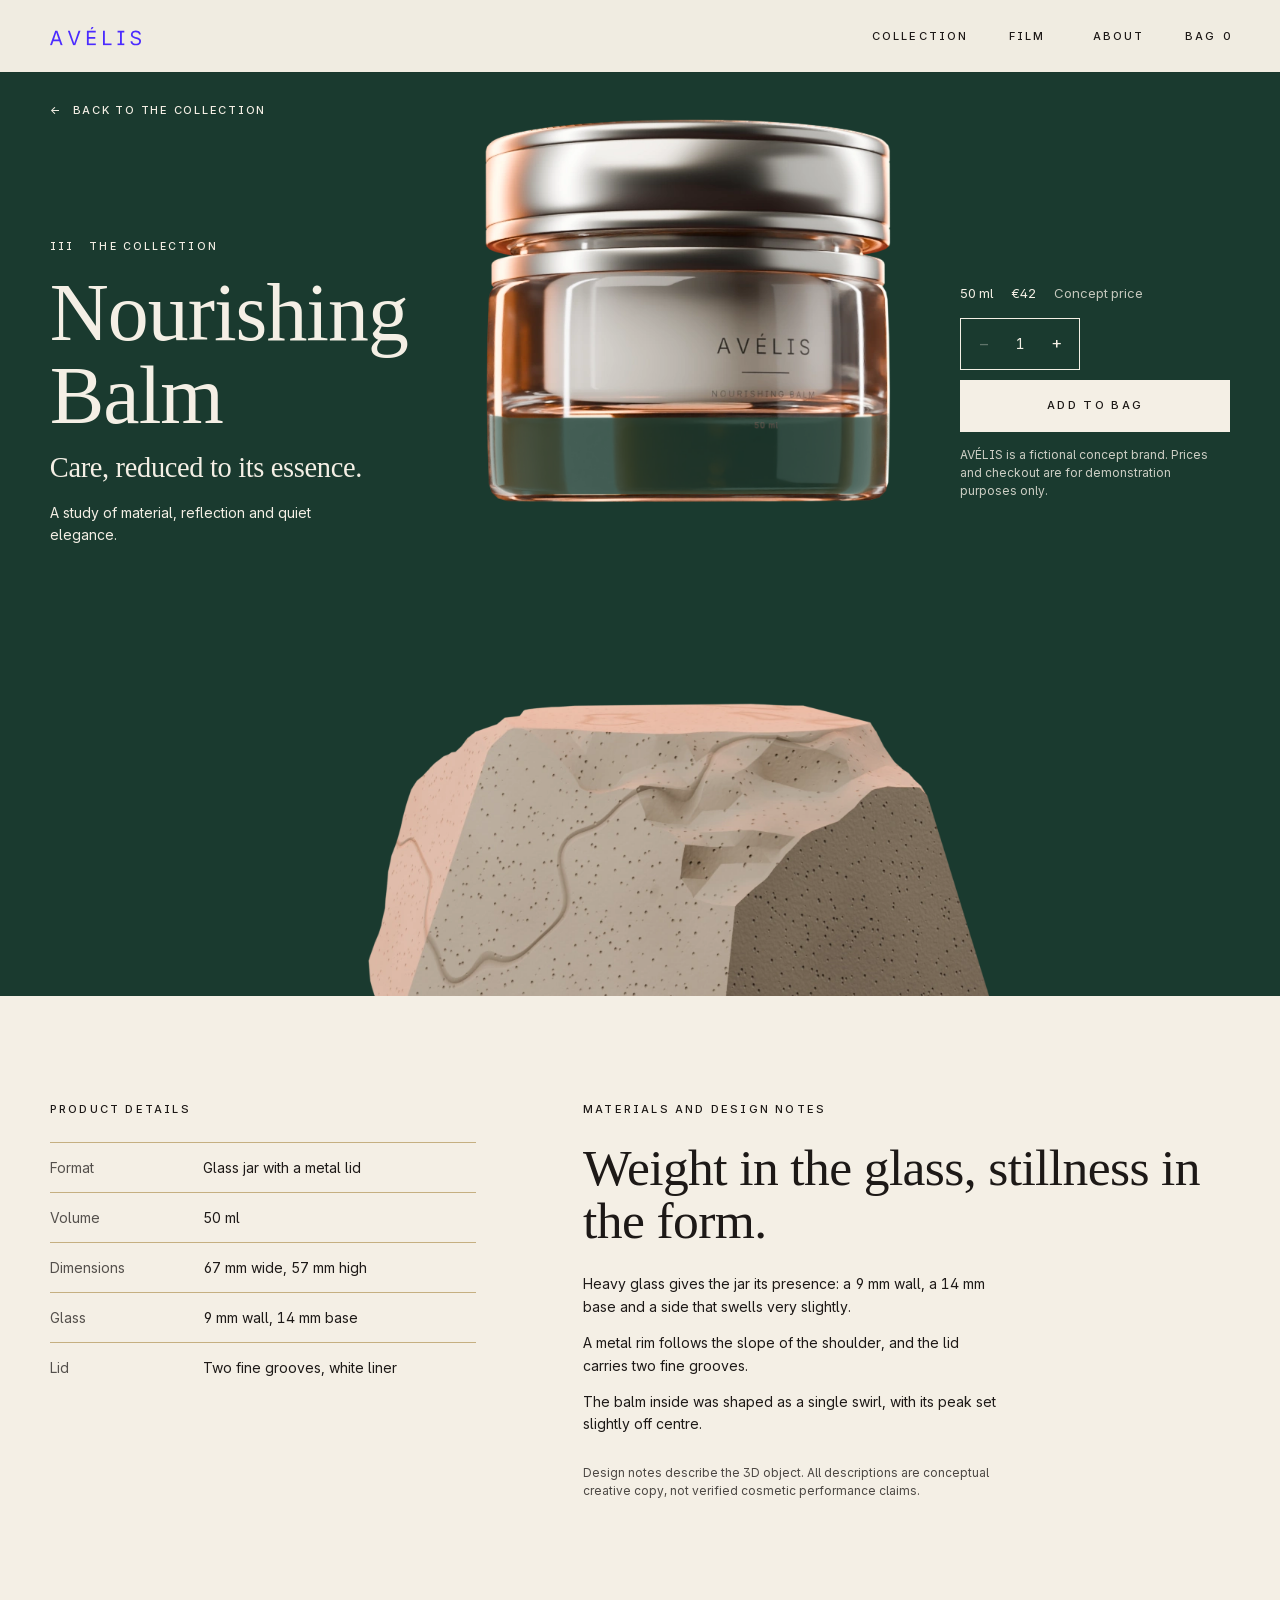
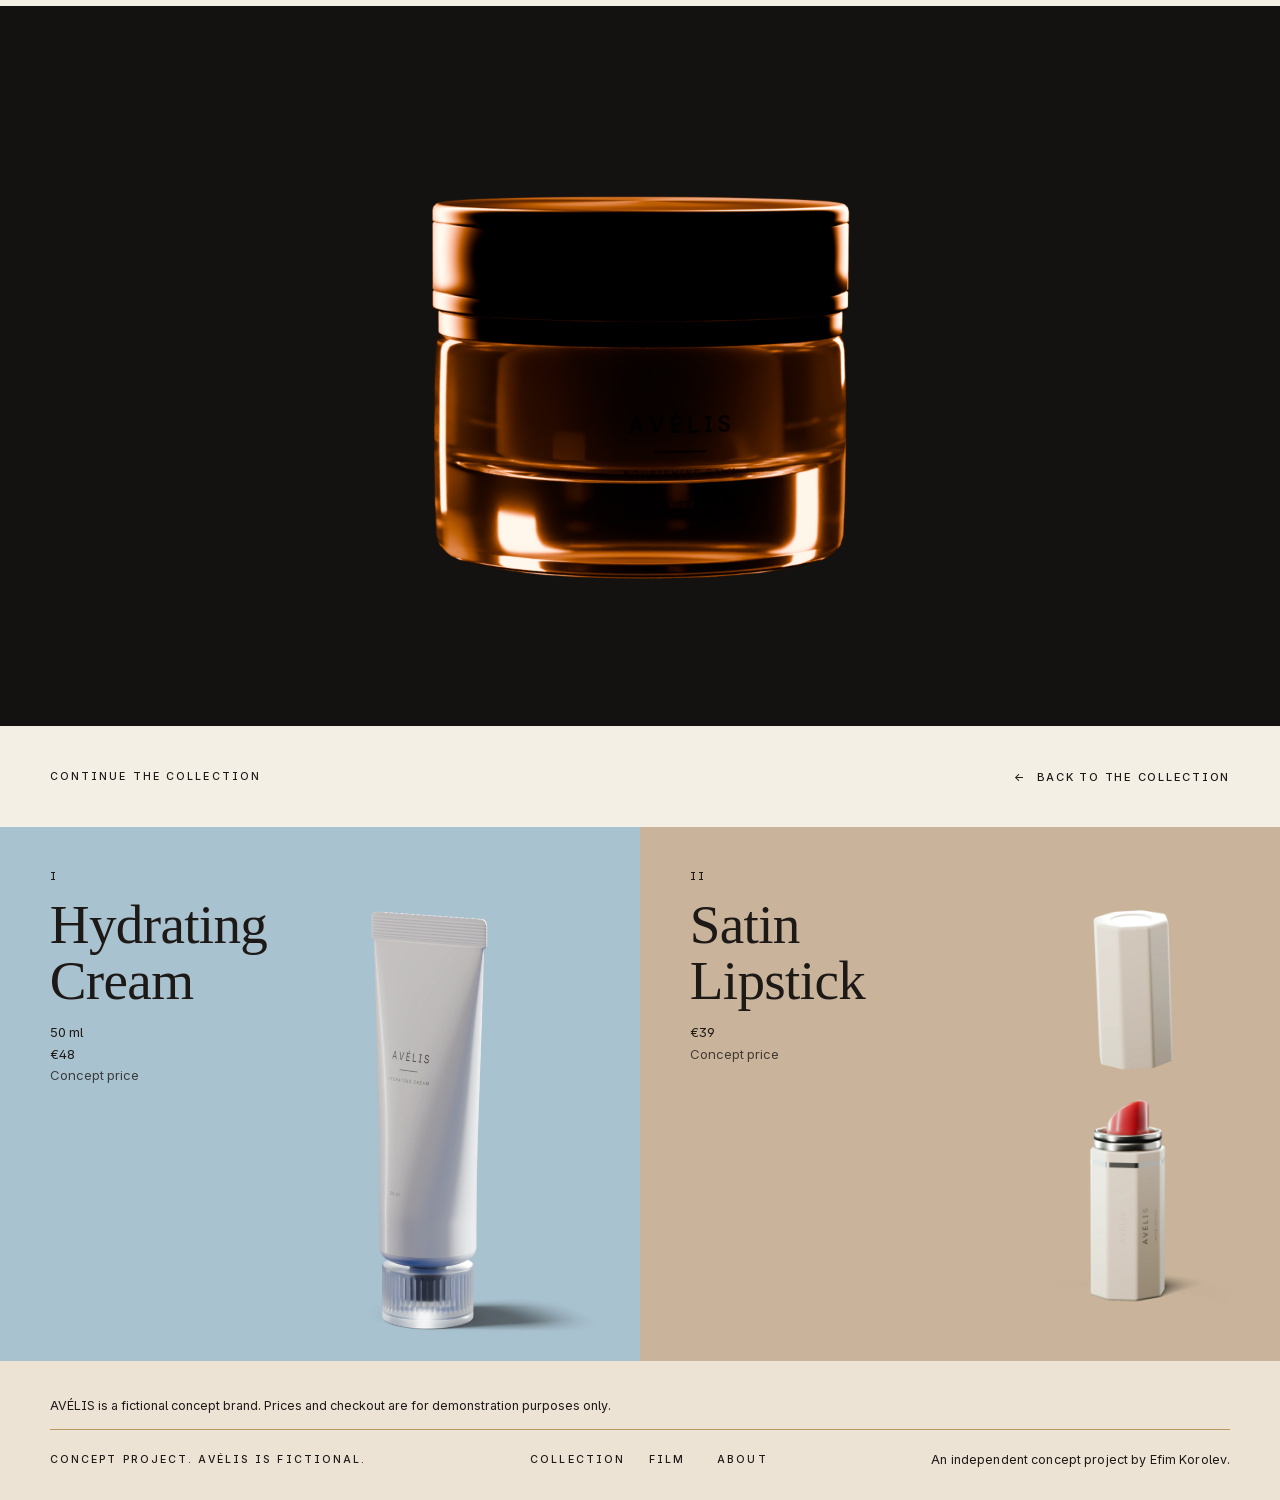
<file: products/nourishing-balm.html>
<!doctype html>
<html lang="en">
<head>
  <meta charset="utf-8">
  <meta name="viewport" content="width=device-width, initial-scale=1, viewport-fit=cover">
  <title>Nourishing Balm — AVÉLIS</title>
  <meta name="description" content="Nourishing Balm, 50 ml: an AVÉLIS concept object. A fictional brand, with a demonstration price.">
  <meta name="author" content="Efim Korolev">
  <meta name="theme-color" content="#F4EFE5">
  <link rel="icon" href="../assets/logo/favicon.svg" type="image/svg+xml">
  <link rel="stylesheet" href="../css/style.css">
  <script>document.documentElement.classList.add("js");</script>
  <script src="../js/store.js" defer></script>
  <script src="../js/bag.js" defer></script>
  <script src="../js/main.js" defer></script>
</head>
<body>
  <a class="skip-link" href="#product">Skip to the product</a>

  <header class="site-header is-solid" data-header>
    <a class="brand" href="../index.html" aria-label="AVÉLIS, home">
      <img class="brand__white" src="../assets/logo/avelis-wordmark-white.svg" alt="" width="321" height="67">
      <img class="brand__violet" src="../assets/logo/avelis-wordmark-violet.svg" alt="" width="321" height="67">
    </a>
    <nav class="site-nav" aria-label="Main">
      <a href="../index.html#collection">Collection</a>
      <a href="../index.html#film">Film</a>
      <a href="../index.html#about">About</a>
    </nav>
    <div class="site-tools">
      <button class="tool" type="button" data-bag-open aria-haspopup="dialog">Bag <span class="tool__count"></span></button>
      <button class="tool tool--menu" type="button" data-menu-open aria-haspopup="dialog">Menu</button>
    </div>
  </header>

  <dialog class="menu" data-menu aria-label="Menu">
    <button class="tool menu__close" type="button" data-menu-close>Close</button>
    <nav aria-label="Menu links">
      <a href="../index.html#collection" data-menu-link>Collection</a>
      <a href="../index.html#film" data-menu-link>Film</a>
      <a href="../index.html#about" data-menu-link>About</a>
    </nav>
    <p class="menu__note">AVÉLIS is a fictional concept brand.</p>
  </dialog>

  <main id="product">
    <article aria-labelledby="product-name">
      <section class="band band--green pdp pdp--balm">
        <div class="pdp__inner">
          <a class="back" href="../index.html#collection"><span aria-hidden="true">←</span> Back to the collection</a>
          <div class="pdp__intro reveal">
            <p class="l pdp__index"><span aria-hidden="true">III &nbsp; </span>The collection</p>
            <h1 class="d pdp__name" id="product-name">Nourishing Balm</h1>
            <p class="d pdp__line">Care, reduced to its essence.</p>
            <p class="t pdp__text">A study of material, reflection and quiet elegance.</p>
          </div>
          <img class="pdp__product" src="../assets/cgi/avelis_jar_01_cutout_100.webp"
               srcset="../assets/cgi/avelis_jar_01_cutout_75.webp 646w, ../assets/cgi/avelis_jar_01_cutout_100.webp 861w"
               sizes="(min-width: 960px) 51vw, (min-width: 640px) 640px, 100vw" width="861" height="1186" fetchpriority="high" decoding="async"
               alt="A Nourishing Balm glass jar with a metal lid, floating above a rough pale stone.">
          <div class="pdp__buy reveal">
            <p class="spec pdp__spec"><span>50 ml</span><span>€42</span><span>Concept price</span></p>
            <div class="purchase" data-purchase>
              <div class="qty" role="group" aria-label="Quantity">
                <button type="button" data-qty-step="-1" aria-label="Decrease quantity">−</button>
                <output data-qty-value aria-live="polite">1</output>
                <button type="button" data-qty-step="1" aria-label="Increase quantity">+</button>
              </div>
              <button class="primary" type="button" data-add="nourishing-balm">Add to bag</button>
            </div>
            <noscript><p class="pdp__disclosure">The bag needs JavaScript to work.</p></noscript>
            <p class="pdp__disclosure">AVÉLIS is a fictional concept brand. Prices and checkout are for demonstration purposes only.</p>
          </div>
        </div>
      </section>

      <section class="band band--ivory details" aria-label="Product details and design notes">
        <div class="details__inner reveal">
          <div class="details__facts">
            <h2 class="l details__label">Product details</h2>
            <dl>
            <div><dt>Format</dt><dd>Glass jar with a metal lid</dd></div>
            <div><dt>Volume</dt><dd>50 ml</dd></div>
            <div><dt>Dimensions</dt><dd>67 mm wide, 57 mm high</dd></div>
            <div><dt>Glass</dt><dd>9 mm wall, 14 mm base</dd></div>
            <div><dt>Lid</dt><dd>Two fine grooves, white liner</dd></div>
            </dl>
          </div>
          <div class="details__notes">
            <h2 class="l details__label">Materials and design notes</h2>
            <p class="d details__lead">Weight in the glass, stillness in the form.</p>
            <p class="t">Heavy glass gives the jar its presence: a 9 mm wall, a 14 mm base and a side that swells very slightly.</p>
            <p class="t">A metal rim follows the slope of the shoulder, and the lid carries two fine grooves.</p>
            <p class="t">The balm inside was shaped as a single swirl, with its peak set slightly off centre.</p>
            <p class="details__small">Design notes describe the 3D object. All descriptions are conceptual creative copy, not verified cosmetic performance claims.</p>
          </div>
        </div>
      </section>

      <div class="band band--reveal">
        <div class="comp comp--dark">
          <img class="comp__product reveal reveal--fade" src="../assets/cgi/avelis_jar_03_framed_2560_lossless.webp"
               srcset="../assets/cgi/avelis_jar_03_framed_1920_lossless.webp 1920w, ../assets/cgi/avelis_jar_03_framed_2560_lossless.webp 2560w"
               sizes="(min-width: 960px) 100vw, 160vw" width="2560" height="1440" loading="lazy" decoding="async"
               alt="The balm jar almost black against the dark ground, its outline drawn by a warm rim of light.">
        </div>
      </div>
    </article>

    <nav class="related" aria-label="Continue the collection">
      <div class="related__head">
        <h2 class="l">Continue the collection</h2>
        <a class="back" href="../index.html#collection"><span aria-hidden="true">←</span> Back to the collection</a>
      </div>
      <div class="related__grid">
        <a class="related__item related__item--sky" href="hydrating-cream.html" data-product-link>
          <span class="l related__index" aria-hidden="true">I</span>
          <span class="d related__name">Hydrating Cream</span>
          <span class="spec related__spec"><span>50 ml</span><span>€48</span><span>Concept price</span></span>
          <img src="../assets/cgi/avelis_tube_02_cutout_75.webp" alt="" width="465" height="844" loading="lazy" decoding="async">
        </a>
        <a class="related__item related__item--sand" href="satin-lipstick.html" data-product-link>
          <span class="l related__index" aria-hidden="true">II</span>
          <span class="d related__name">Satin Lipstick</span>
          <span class="spec related__spec"><span>€39</span><span>Concept price</span></span>
          <img src="../assets/cgi/avelis_lipstick_02_cutout_75.webp" alt="" width="494" height="1032" loading="lazy" decoding="async">
        </a>
      </div>
    </nav>
  </main>

  <footer class="closing closing--compact">
    <p class="closing__disclosure">AVÉLIS is a fictional concept brand. Prices and checkout are for demonstration purposes only.</p>
    <div class="closing__row">
      <span>Concept project. AVÉLIS is fictional.</span>
      <nav aria-label="Footer">
        <a href="../index.html#collection">Collection</a>
        <a href="../index.html#film">Film</a>
        <a href="../index.html#about">About</a>
      </nav>
      <span class="closing__credit">An independent concept project by Efim Korolev.</span>
    </div>
  </footer>
</body>
</html>
</file>
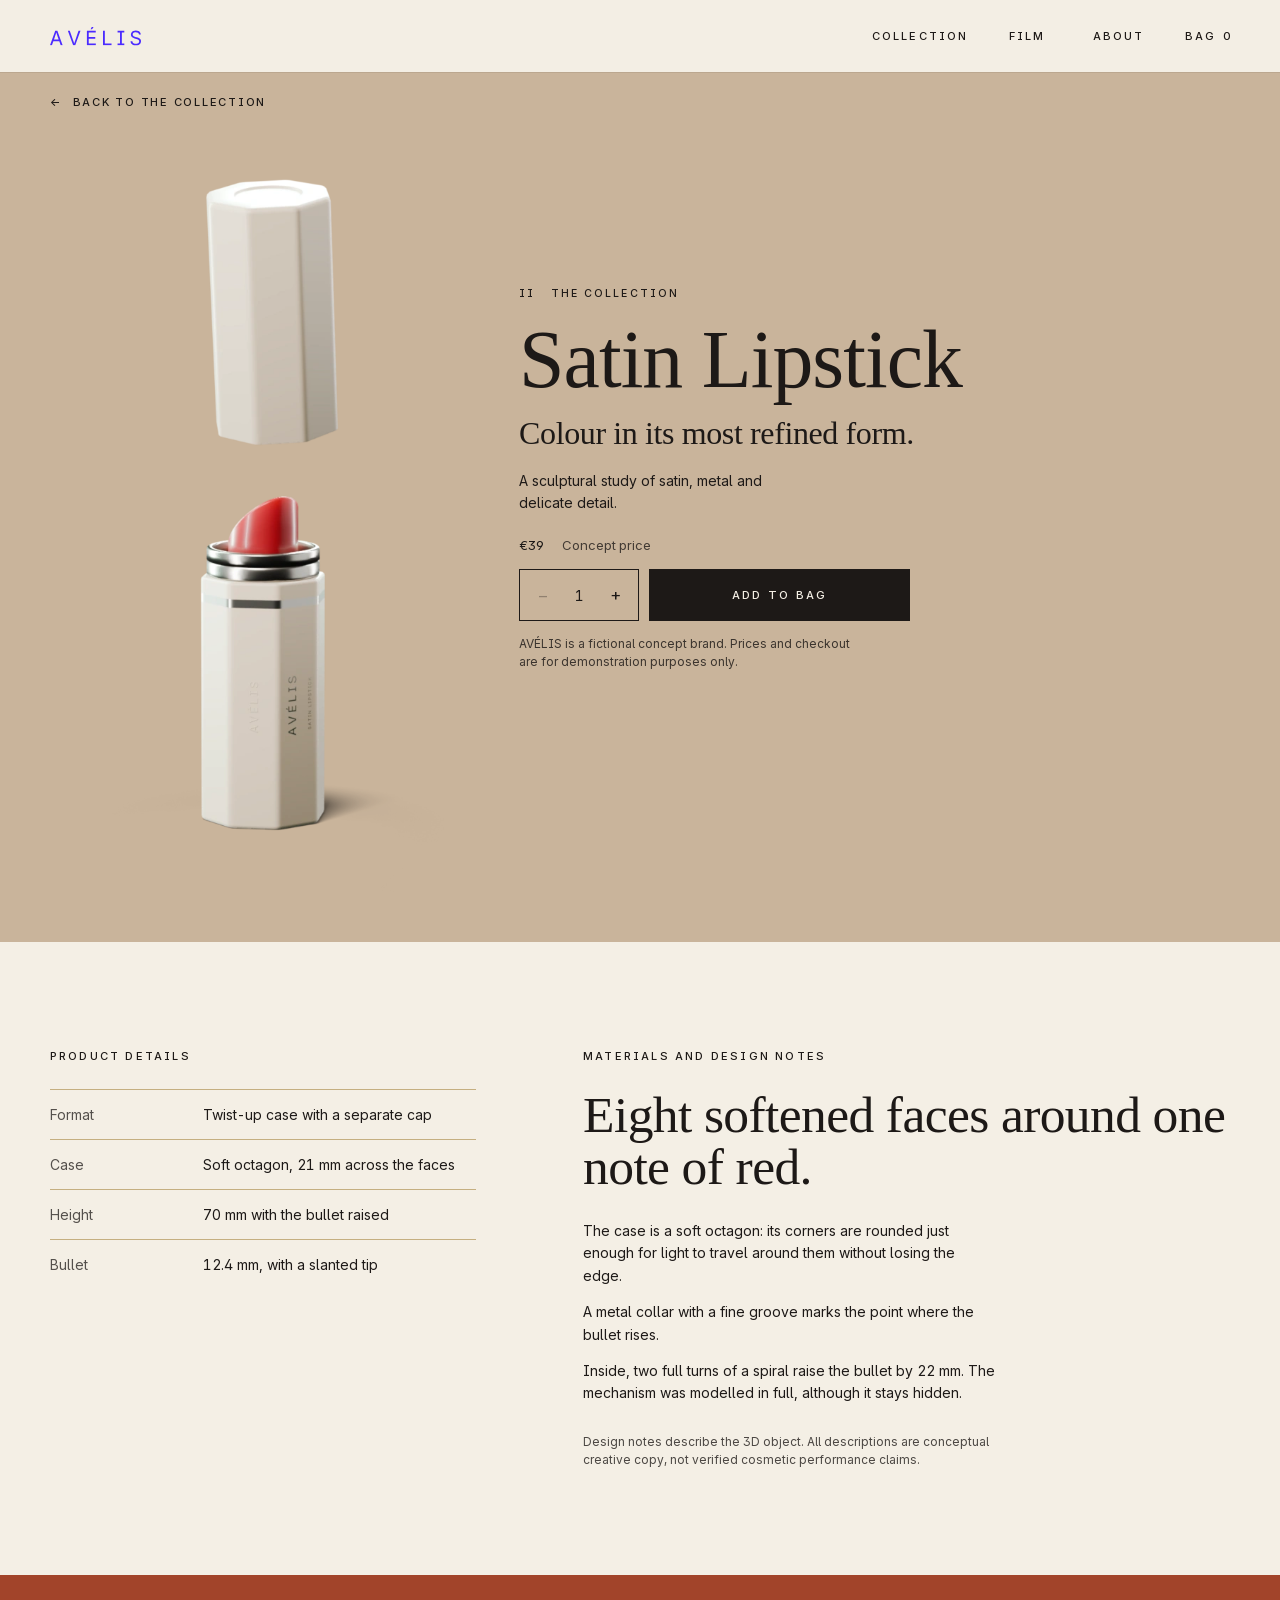
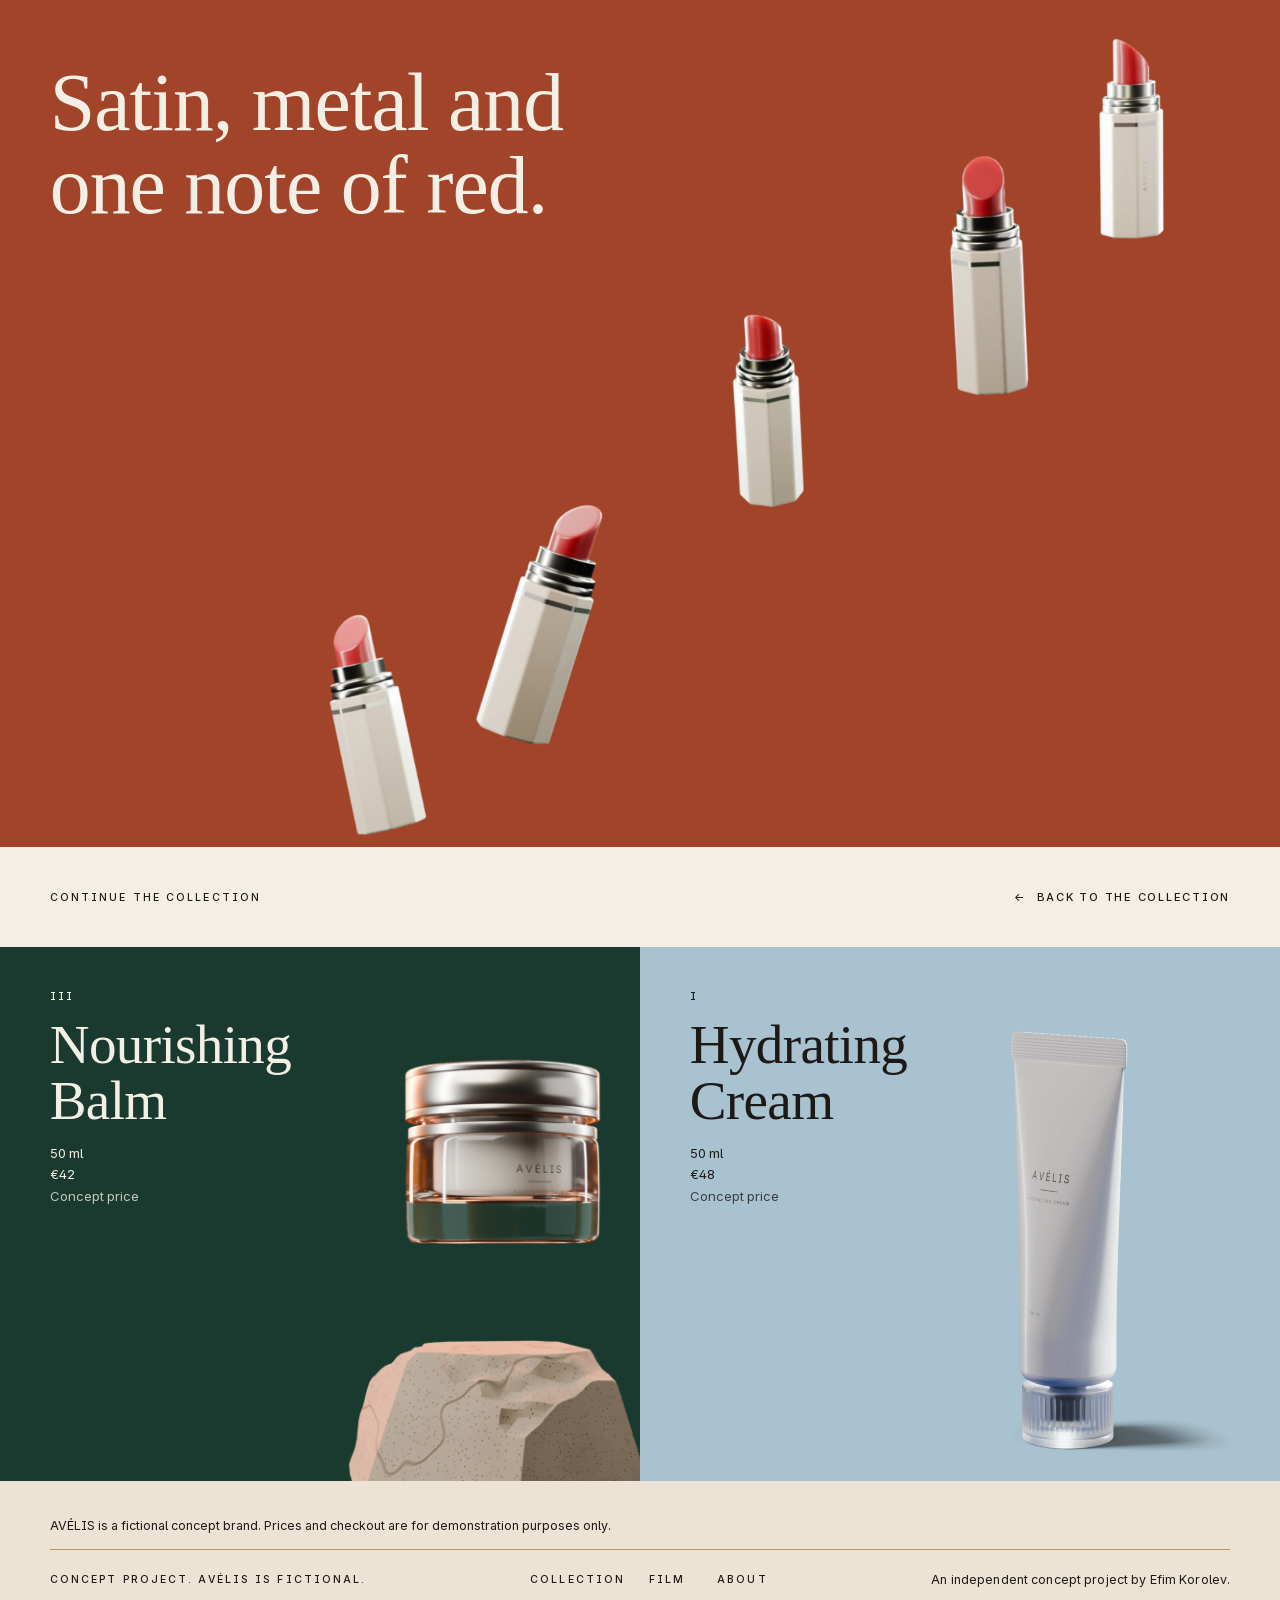
<file: products/satin-lipstick.html>
<!doctype html>
<html lang="en">
<head>
  <meta charset="utf-8">
  <meta name="viewport" content="width=device-width, initial-scale=1, viewport-fit=cover">
  <title>Satin Lipstick — AVÉLIS</title>
  <meta name="description" content="Satin Lipstick: an AVÉLIS concept object. A fictional brand, with a demonstration price.">
  <meta name="author" content="Efim Korolev">
  <meta name="theme-color" content="#F4EFE5">
  <link rel="icon" href="../assets/logo/favicon.svg" type="image/svg+xml">
  <link rel="stylesheet" href="../css/style.css">
  <script>document.documentElement.classList.add("js");</script>
  <script src="../js/store.js" defer></script>
  <script src="../js/bag.js" defer></script>
  <script src="../js/main.js" defer></script>
</head>
<body>
  <a class="skip-link" href="#product">Skip to the product</a>

  <header class="site-header is-solid" data-header>
    <a class="brand" href="../index.html" aria-label="AVÉLIS, home">
      <img class="brand__white" src="../assets/logo/avelis-wordmark-white.svg" alt="" width="321" height="67">
      <img class="brand__violet" src="../assets/logo/avelis-wordmark-violet.svg" alt="" width="321" height="67">
    </a>
    <nav class="site-nav" aria-label="Main">
      <a href="../index.html#collection">Collection</a>
      <a href="../index.html#film">Film</a>
      <a href="../index.html#about">About</a>
    </nav>
    <div class="site-tools">
      <button class="tool" type="button" data-bag-open aria-haspopup="dialog">Bag <span class="tool__count"></span></button>
      <button class="tool tool--menu" type="button" data-menu-open aria-haspopup="dialog">Menu</button>
    </div>
  </header>

  <dialog class="menu" data-menu aria-label="Menu">
    <button class="tool menu__close" type="button" data-menu-close>Close</button>
    <nav aria-label="Menu links">
      <a href="../index.html#collection" data-menu-link>Collection</a>
      <a href="../index.html#film" data-menu-link>Film</a>
      <a href="../index.html#about" data-menu-link>About</a>
    </nav>
    <p class="menu__note">AVÉLIS is a fictional concept brand.</p>
  </dialog>

  <main id="product">
    <article aria-labelledby="product-name">
      <section class="band band--sand pdp pdp--lift">
        <div class="pdp__inner">
          <a class="back" href="../index.html#collection"><span aria-hidden="true">←</span> Back to the collection</a>
          <div class="pdp__intro reveal">
            <p class="l pdp__index"><span aria-hidden="true">II &nbsp; </span>The collection</p>
            <h1 class="d pdp__name" id="product-name">Satin Lipstick</h1>
            <p class="d pdp__line">Colour in its most refined form.</p>
            <p class="t pdp__text">A sculptural study of satin, metal and delicate detail.</p>
          </div>
          <img class="pdp__product" src="../assets/cgi/avelis_lipstick_02_cutout_100.webp"
               srcset="../assets/cgi/avelis_lipstick_02_cutout_75.webp 494w, ../assets/cgi/avelis_lipstick_02_cutout_100.webp 658w"
               sizes="(min-width: 960px) 29vw, 60vw" width="658" height="1376" fetchpriority="high" decoding="async"
               alt="One Satin Lipstick with its cap lifted above the case, revealing the red bullet and metal rings.">
          <div class="pdp__buy reveal">
            <p class="spec pdp__spec"><span>€39</span><span>Concept price</span></p>
            <div class="purchase" data-purchase>
              <div class="qty" role="group" aria-label="Quantity">
                <button type="button" data-qty-step="-1" aria-label="Decrease quantity">−</button>
                <output data-qty-value aria-live="polite">1</output>
                <button type="button" data-qty-step="1" aria-label="Increase quantity">+</button>
              </div>
              <button class="primary" type="button" data-add="satin-lipstick">Add to bag</button>
            </div>
            <noscript><p class="pdp__disclosure">The bag needs JavaScript to work.</p></noscript>
            <p class="pdp__disclosure">AVÉLIS is a fictional concept brand. Prices and checkout are for demonstration purposes only.</p>
          </div>
        </div>
      </section>

      <section class="band band--ivory details" aria-label="Product details and design notes">
        <div class="details__inner reveal">
          <div class="details__facts">
            <h2 class="l details__label">Product details</h2>
            <dl>
            <div><dt>Format</dt><dd>Twist-up case with a separate cap</dd></div>
            <div><dt>Case</dt><dd>Soft octagon, 21 mm across the faces</dd></div>
            <div><dt>Height</dt><dd>70 mm with the bullet raised</dd></div>
            <div><dt>Bullet</dt><dd>12.4 mm, with a slanted tip</dd></div>
            </dl>
          </div>
          <div class="details__notes">
            <h2 class="l details__label">Materials and design notes</h2>
            <p class="d details__lead">Eight softened faces around one note of red.</p>
            <p class="t">The case is a soft octagon: its corners are rounded just enough for light to travel around them without losing the edge.</p>
            <p class="t">A metal collar with a fine groove marks the point where the bullet rises.</p>
            <p class="t">Inside, two full turns of a spiral raise the bullet by 22 mm. The mechanism was modelled in full, although it stays hidden.</p>
            <p class="details__small">Design notes describe the 3D object. All descriptions are conceptual creative copy, not verified cosmetic performance claims.</p>
          </div>
        </div>
      </section>

      <div class="band band--lipstick">
        <div class="comp comp--cluster comp--cluster-feature reveal">
          <p class="d comp__line">Satin, metal and one note of red.</p>
          <img class="comp__product" src="../assets/cgi/avelis_lipstick_01_cutout_100.webp"
               srcset="../assets/cgi/avelis_lipstick_01_cutout_75.webp 1096w, ../assets/cgi/avelis_lipstick_01_cutout_100.webp 1462w"
               sizes="(min-width: 960px) 67vw, 100vw" width="1462" height="1396" loading="lazy" decoding="async"
               alt="Five Satin Lipsticks with ivory cases and red bullets, floating along a rising diagonal.">
        </div>
      </div>
    </article>

    <nav class="related" aria-label="Continue the collection">
      <div class="related__head">
        <h2 class="l">Continue the collection</h2>
        <a class="back" href="../index.html#collection"><span aria-hidden="true">←</span> Back to the collection</a>
      </div>
      <div class="related__grid">
        <a class="related__item related__item--green" href="nourishing-balm.html" data-product-link>
          <span class="l related__index" aria-hidden="true">III</span>
          <span class="d related__name">Nourishing Balm</span>
          <span class="spec related__spec"><span>50 ml</span><span>€42</span><span>Concept price</span></span>
          <img src="../assets/cgi/avelis_jar_01_cutout_75.webp" alt="" width="646" height="890" loading="lazy" decoding="async">
        </a>
        <a class="related__item related__item--sky" href="hydrating-cream.html" data-product-link>
          <span class="l related__index" aria-hidden="true">I</span>
          <span class="d related__name">Hydrating Cream</span>
          <span class="spec related__spec"><span>50 ml</span><span>€48</span><span>Concept price</span></span>
          <img src="../assets/cgi/avelis_tube_02_cutout_75.webp" alt="" width="465" height="844" loading="lazy" decoding="async">
        </a>
      </div>
    </nav>
  </main>

  <footer class="closing closing--compact">
    <p class="closing__disclosure">AVÉLIS is a fictional concept brand. Prices and checkout are for demonstration purposes only.</p>
    <div class="closing__row">
      <span>Concept project. AVÉLIS is fictional.</span>
      <nav aria-label="Footer">
        <a href="../index.html#collection">Collection</a>
        <a href="../index.html#film">Film</a>
        <a href="../index.html#about">About</a>
      </nav>
      <span class="closing__credit">An independent concept project by Efim Korolev.</span>
    </div>
  </footer>
</body>
</html>
</file>
<file: css/style.css>
/* AVÉLIS — plain CSS, no build step.
   Contents: tokens · base · type and links · header · menu · hero · bands · phone and tablet compositions ·
   desktop compositions · film · closing · status · motion.

   Desktop compositions (960 px and up) are the approved concept board, drawn in board pixels:
   --u is one board pixel, so "56 × --u" means 56 px on the 1440 px board at any width up to 1920. */

/* ------------------------------------------------------------------ tokens */
@font-face {
  font-family: "Inter";
  src: url("../assets/fonts/Inter.woff2") format("woff2");
  font-weight: 100 900;
  font-display: swap;
}

:root {
  --sky: #A9C2CF;
  --sky-floor: #98B4C3;
  --sand: #C9B49B;
  --green: #1A3A2F;
  --ivory: #F4EFE5;
  --cream: #EDE3D4;
  --ink: #1D1917;
  --reveal: #141210;        /* the dark reveal's own backdrop: must match exactly */
  --terracotta: #A2442A;
  --burgundy: #68101D;      /* in the palette; not used, terracotta was chosen for the lipstick band */
  --gold: #B69A61;          /* hairlines only on light colours: 2.35:1 on ivory */
  --violet: #4B2BFF;        /* wordmark and the film's end card */

  --lipstick: var(--terracotta);

  --font-body: "Inter", -apple-system, BlinkMacSystemFont, "Segoe UI", Roboto, Helvetica, Arial, sans-serif;
  --font-display: Didot, "Bodoni 72", "Bodoni MT", "Hoefler Text", Baskerville, Georgia, "Times New Roman", serif;

  --u: calc(min(100cqw, 1920px) / 1440);
  --gutter: clamp(20px, 5.4vw, 48px);
  --header-h: 72px;
  --ease-out: cubic-bezier(.23, 1, .32, 1);
}

/* ------------------------------------------------------------------ base */
*, *::before, *::after { box-sizing: border-box; }
html { -webkit-text-size-adjust: 100%; text-size-adjust: 100%; }
body {
  margin: 0;
  background: var(--reveal);
  color: var(--ink);
  font-family: var(--font-body);
  -webkit-font-smoothing: antialiased;
  -moz-osx-font-smoothing: grayscale;
  overflow-x: clip;
}
html:has(dialog[open]) { overflow: hidden; }
main { display: block; container-type: inline-size; }
img, video, svg { display: block; }
img { max-width: 100%; height: auto; }
ul { margin: 0; padding: 0; list-style: none; }
button { font: inherit; color: inherit; background: none; border: 0; padding: 0; cursor: pointer; }
a { color: inherit; }
:focus-visible { outline: 2px solid currentColor; outline-offset: 4px; }
a, button, input, summary { scroll-margin-top: calc(var(--header-h) + 12px); }   /* keyboard focus never lands behind the fixed header */

.skip-link {
  position: fixed;
  top: 8px;
  left: 8px;
  z-index: 40;
  padding: 14px 18px;
  background: var(--ivory);
  color: var(--ink);
  font-size: .875rem;
  transform: translateY(-200%);
}
.skip-link:focus-visible { transform: none; }

/* ------------------------------------------------------------------ type and links */
.d {
  margin: 0;
  font-family: var(--font-display);
  font-weight: 400;
  line-height: 1.02;
  letter-spacing: -.012em;
}
.l {
  margin: 0;
  font-size: clamp(10.5px, calc(11.5 * var(--u)), 14px);
  font-weight: 500;
  letter-spacing: .2em;
  text-transform: uppercase;
}
.t {
  margin: 0;
  font-size: 15.5px;
  line-height: 1.6;
  max-width: 30ch;
}
.link {
  display: inline-flex;
  align-items: center;
  min-height: 44px;
  font-size: 11.5px;
  font-weight: 500;
  letter-spacing: .2em;
  text-transform: uppercase;
  text-decoration: underline;
  text-decoration-thickness: 1px;
  text-underline-offset: 8px;
  transition: opacity .2s ease, transform .16s var(--ease-out);
}
.link:active { transform: scale(.98); opacity: .7; }
@media (hover: hover) { .link:hover { opacity: .68; } }

.spec {
  display: flex;
  flex-wrap: wrap;
  gap: 2px 18px;
  margin: 18px 0 0;
  font-size: 13px;
  line-height: 1.5;
  font-variant-numeric: tabular-nums;
}
.spec span:last-child { opacity: .78; }
.band--lipstick .spec span:last-child { opacity: 1; }   /* terracotta needs full ivory to reach 4.5:1 at this size */
.acts { display: flex; flex-wrap: wrap; gap: 0 32px; margin-top: 6px; }

.disclosure {
  margin: 0;
  font-size: 12.5px;
  line-height: 1.5;
  color: var(--ivory);
  opacity: .76;
}

/* Quiet text control: a play or pause button that never sits over the middle of a film. */
.control {
  display: inline-flex;
  align-items: center;
  gap: 8px;
  min-width: 44px;
  min-height: 44px;
  font-size: 11px;
  font-weight: 500;
  letter-spacing: .2em;
  text-transform: uppercase;
  transition: opacity .2s ease;
}
.control svg { width: 9px; height: 9px; fill: currentColor; flex: none; }
.control:active { opacity: .6; }
.control[disabled] { cursor: default; opacity: .7; }
@media (hover: hover) { .control:not([disabled]):hover { opacity: .68; } }

/* ------------------------------------------------------------------ header */
.site-header {
  position: absolute;     /* without JavaScript it simply scrolls away with the film */
  inset: 0 0 auto;
  z-index: 20;
  display: flex;
  align-items: center;
  justify-content: space-between;
  gap: 24px;
  height: var(--header-h);
  padding-inline: var(--gutter);
  color: #fff;
}
.js .site-header { position: fixed; }
.site-header::before {
  content: "";
  position: absolute;
  inset: 0;
  z-index: -1;
  background: rgba(244, 239, 229, .985);
  box-shadow: 0 1px 0 rgba(29, 25, 23, .08);
  -webkit-backdrop-filter: blur(14px);
  backdrop-filter: blur(14px);
  opacity: 0;
  transition: opacity .35s ease;
}
.site-header.is-solid { color: var(--ink); }
.site-header.is-solid::before { opacity: 1; }

.brand {
  position: relative;
  display: flex;
  align-items: center;
  min-height: 44px;
  flex: none;
  transition: opacity .25s ease;
}
.brand img { width: auto; height: 19px; transition: opacity .35s ease; }
.brand__violet { position: absolute; left: 0; top: 50%; translate: 0 -50%; opacity: 0; }
.is-solid .brand__white { opacity: 0; }
.is-solid .brand__violet { opacity: 1; }

.site-nav { display: none; gap: 40px; margin-left: auto; }
.site-nav a, .tool {
  display: inline-flex;
  align-items: center;
  gap: 7px;
  min-height: 44px;
  min-width: 44px;
  font-size: 11px;
  font-weight: 500;
  letter-spacing: .2em;
  text-decoration: none;
  text-transform: uppercase;
  transition: opacity .2s ease;
}
.site-nav a:active, .tool:active { opacity: .6; }
@media (hover: hover) { .site-nav a:hover, .tool:hover { opacity: .68; } }
.tool { justify-content: flex-end; }
.tool__count { font-variant-numeric: tabular-nums; letter-spacing: 0; }
.site-tools { display: flex; align-items: center; gap: 20px; }

/* ------------------------------------------------------------------ menu (phones and portrait tablets) */
.menu {
  position: fixed;
  inset: 0;
  width: 100%;
  max-width: none;
  height: 100dvh;
  max-height: none;
  margin: 0;
  padding: 0 var(--gutter) max(32px, env(safe-area-inset-bottom));
  border: 0;
  background: var(--ivory);
  color: var(--ink);
  opacity: 0;
  translate: 0 12px;
  transition: opacity .32s var(--ease-out), translate .32s var(--ease-out), overlay .32s allow-discrete, display .32s allow-discrete;
}
.menu[open] {
  display: flex;
  flex-direction: column;
  opacity: 1;
  translate: 0 0;
}
@starting-style { .menu[open] { opacity: 0; translate: 0 12px; } }
.menu::backdrop { background: transparent; }
.menu__close { align-self: flex-end; height: var(--header-h); }
.menu nav { display: flex; flex-direction: column; gap: 8px; margin-block: auto; }
.menu nav a {
  display: flex;
  align-items: center;
  min-height: 64px;
  font-family: var(--font-display);
  font-size: clamp(2.75rem, 13.8vw, 4.5rem);
  line-height: 1.02;
  letter-spacing: -.012em;
  text-decoration: none;
}
.menu__note { margin: 0; font-size: 12.5px; line-height: 1.5; }

/* ------------------------------------------------------------------ hero */
.hero {
  position: relative;
  height: 100vh;
  height: 100svh;
  min-height: 520px;
  overflow: hidden;
  background: var(--reveal);
  color: var(--ivory);
}
.hero__video {
  position: absolute;
  inset: 0;
  width: 100%;
  height: 100%;
  object-fit: cover;
  transition: opacity .35s ease;
}
.hero__shade {
  position: absolute;
  inset: 0;
  pointer-events: none;
  background:
    linear-gradient(to bottom, rgba(20, 18, 16, .66), rgba(20, 18, 16, .6) 48px, rgba(20, 18, 16, 0) 130px),
    linear-gradient(to top, rgba(20, 18, 16, .84), rgba(20, 18, 16, .68) 250px, rgba(20, 18, 16, 0) 420px);
  transition: opacity .3s ease;
}
.hero__copy {
  position: absolute;
  left: var(--gutter);
  right: var(--gutter);
  bottom: max(28px, env(safe-area-inset-bottom));
}
.hero h1 {
  font-size: clamp(2.5rem, 11.7vw, 4.5rem);
  max-width: 12em;
  margin-bottom: 14px;
  transition: opacity .3s ease;
}
.hero__aside {
  position: absolute;
  right: var(--gutter);
  bottom: max(28px, env(safe-area-inset-bottom));
  display: flex;
  align-items: center;
  gap: 32px;
}
.hero__label { display: none; font-size: 11.5px; }
@media (max-width: 359.98px) { .hero__cta { letter-spacing: .13em; } }   /* keeps the CTA clear of Pause on the same line */

/* Portrait screens. A full-height crop shows about a quarter of the film's width, which would cut the wordmark, so:
   the film stays cropped until its hard cut to violet (frame 745), then pulls back at that exact moment.
   The page behind turns the same violet, so the whole end card fills the screen and nothing is skipped. */
@media (max-aspect-ratio: 5/6) {
  html:not(.js) .hero__video { object-fit: contain; }
  /* Canvas reads the end card as (76, 43, 255) but Chrome paints the video up to 9 levels lighter on screen, so the page sits between the two. */
  .is-endcard .hero { background: #502FFF; }
  .is-endcard .hero__video {
    object-fit: contain;
    transform: scale(2);    /* the wordmark spans 36 % of the frame: this makes it 72 % of the screen, complete */
    /* Feathers the frame's real edge (half its height is 28.125vw before scaling) into the page, so that a browser
       drawing video colour slightly differently from CSS colour can never show a rectangle. */
    --feather: linear-gradient(to bottom, transparent calc(50% - 28.125vw), #000 calc(50% - 7vw), #000 calc(50% + 7vw), transparent calc(50% + 28.125vw));
    -webkit-mask-image: var(--feather);
    mask-image: var(--feather);
  }
  .is-endcard .hero__shade, .is-endcard .hero h1 { opacity: 0; }
  .is-endcard .site-header:not(.is-solid) .brand { opacity: 0; }
  .is-closing .hero__video { opacity: 0; transition: opacity .25s ease; }
}

/* ------------------------------------------------------------------ bands */
.band { position: relative; overflow: hidden; }
.band--sky { background: var(--sky); }
.band--sky-floor { background: linear-gradient(var(--sky) 0 58%, var(--sky-floor) 84%); }
.band--lipstick { background: var(--lipstick); color: var(--ivory); }
.band--sand { background: var(--sand); }
.band--green { background: var(--green); color: var(--ivory); }
.band--reveal { background: var(--reveal); color: var(--ivory); }
.band--ivory { background: var(--ivory); }

/* ------------------------------------------------------------------ phone and tablet compositions */
@media (max-width: 959.98px) {
  .comp {
    display: flex;
    flex-direction: column;
    padding: 72px var(--gutter);
  }
  .comp__line { font-size: clamp(2.5rem, 12.6vw, 5.5rem); }
  .comp__label { margin-bottom: 20px; font-size: 11px; }
  .buy { margin-top: 28px; }

  /* Hydrating Cream: the tube stands at full height, slightly off centre. */
  .comp--cream .comp__line { font-size: clamp(2.75rem, 13.8vw, 6rem); }
  .comp--cream .comp__product {
    align-self: flex-end;
    width: auto;
    max-width: none;
    height: clamp(500px, 150vw, 780px);
    margin-top: 16px;
    margin-right: -4vw;
  }

  .comp--fan { padding-top: 0; padding-bottom: 72px; }
  .comp--fan .comp__product {
    width: 100vw;
    max-width: none;
    margin-inline: calc(var(--gutter) * -1) 0;
  }
  .comp--fan .comp__line { margin-top: 28px; text-align: right; }

  .comp--cluster .comp__product {
    width: 100vw;
    max-width: none;
    margin: 12px 0 0 calc(var(--gutter) * -1);
  }

  .comp--lift { padding-bottom: 80px; }
  .comp--lift .comp__product {
    align-self: flex-start;
    width: auto;
    height: clamp(420px, 124vw, 760px);
    margin-left: 8vw;
    margin-bottom: 36px;
  }
  .comp--lift .comp__note { margin-top: 22px; }

  /* Nourishing Balm: the stone's flat edge has to sit on the band's boundary, so the jar comes last. */
  .comp--balm { padding-bottom: 0; }
  .comp--balm .buy { order: 2; }
  .comp--balm .comp__product {
    order: 3;
    align-self: center;
    width: min(100vw, 640px);
    max-width: none;
    margin-top: 36px;
  }

  .comp--dark { padding: 0 0 56px; }
  .comp--dark .comp__product {
    width: 160vw;
    max-width: none;
    margin-left: -30vw;
  }
  .comp--dark .disclosure { margin: 8px var(--gutter) 0; }

  .comp--about { padding-block: 88px; }
  .comp--about .comp__line { font-size: clamp(2.125rem, 9.6vw, 3.75rem); }
  .comp--about .comp__note { margin-top: 32px; max-width: 44ch; }
}

/* ------------------------------------------------------------------ desktop compositions: the approved board */
@media (min-width: 960px) {
  .site-header { padding-inline: calc(56 * var(--u)); }
  .site-nav { display: flex; }
  .site-tools { margin-left: 16px; }
  .tool--menu { display: none; }

  .hero__copy { left: calc(56 * var(--u)); right: auto; bottom: calc(44 * var(--u)); }
  .hero__aside { right: calc(56 * var(--u)); bottom: calc(44 * var(--u)); }
  .hero__label { display: inline; }
  .hero h1 { width: calc(420 * var(--u)); max-width: none; font-size: calc(50 * var(--u)); margin-bottom: calc(22 * var(--u)); }
  .hero__shade {
    background:
      linear-gradient(to bottom, rgba(20, 18, 16, .66), rgba(20, 18, 16, .6) 48px, rgba(20, 18, 16, 0) 130px),
      radial-gradient(ellipse 60% 70% at 0% 100%, rgba(20, 18, 16, .8), rgba(20, 18, 16, .56) 60%, rgba(20, 18, 16, 0) 100%);
  }
  /* A gradient's size cannot use max(), so the corner shade under the label is its own box. */
  .hero__shade::after {
    content: "";
    position: absolute;
    right: 0;
    bottom: 0;
    width: max(56%, 760px);
    height: max(34%, 270px);
    background: radial-gradient(farthest-side at 100% 100%, rgba(20, 18, 16, .78), rgba(20, 18, 16, .62) 60%, rgba(20, 18, 16, .34) 78%, rgba(20, 18, 16, .1) 92%, rgba(20, 18, 16, 0) 100%);
  }

  .comp {
    position: relative;
    width: calc(1440 * var(--u));
    height: calc(var(--h) * var(--u));
    margin-inline: auto;
  }
  .comp > * { position: absolute; }
  .comp__label { left: calc(56 * var(--u)); top: calc(64 * var(--u)); }
  .comp__product { max-width: none; }
  .buy { width: min-content; min-width: calc(274 * var(--u)); }
  .buy .t { width: max-content; max-width: min(30ch, calc(330 * var(--u))); font-size: clamp(14px, calc(15.5 * var(--u)), 20px); }
  .comp__note { font-size: clamp(14px, calc(15.5 * var(--u)), 20px); }
  .spec { flex-wrap: nowrap; white-space: nowrap; }
  .acts { flex-wrap: nowrap; white-space: nowrap; }

  .comp--cream { --h: 1000; }
  .comp--cream .comp__line { left: calc(56 * var(--u)); top: calc(330 * var(--u)); width: calc(640 * var(--u)); font-size: calc(104 * var(--u)); }
  .comp--cream .buy { left: calc(60 * var(--u)); top: calc(690 * var(--u)); }
  .comp--cream .comp__product { left: calc(760 * var(--u)); top: calc(64 * var(--u)); width: auto; height: calc(892 * var(--u)); }

  .comp--fan { --h: 860; }
  .comp--fan .comp__product { left: calc(24 * var(--u)); top: calc(36 * var(--u)); width: calc(1190 * var(--u)); }
  .comp--fan .comp__line { right: calc(56 * var(--u)); bottom: calc(64 * var(--u)); width: calc(620 * var(--u)); text-align: right; font-size: calc(88 * var(--u)); }

  .comp--cluster { --h: 980; }
  .comp--cluster .comp__line { left: calc(56 * var(--u)); top: calc(112 * var(--u)); width: calc(640 * var(--u)); font-size: calc(92 * var(--u)); }
  .comp--cluster .comp__product { left: calc(360 * var(--u)); top: calc(60 * var(--u)); width: calc(960 * var(--u)); }
  .comp--cluster .buy { left: calc(1110 * var(--u)); bottom: calc(40 * var(--u)); }

  .comp--lift { --h: 980; }
  .comp--lift .comp__product { left: calc(130 * var(--u)); top: calc(60 * var(--u)); width: auto; height: calc(860 * var(--u)); }
  .comp--lift .comp__line { left: calc(640 * var(--u)); top: calc(330 * var(--u)); width: calc(740 * var(--u)); font-size: calc(104 * var(--u)); }
  .comp--lift .comp__note { left: calc(644 * var(--u)); top: calc(600 * var(--u)); }

  .comp--balm { --h: 1060; }
  .comp--balm .comp__line { position: static; font-size: calc(92 * var(--u)); }
  .comp--balm .comp__line span { position: absolute; width: calc(400 * var(--u)); }
  .comp--balm .comp__line span:first-child { left: calc(56 * var(--u)); top: calc(300 * var(--u)); }
  .comp--balm .comp__line span:last-child { left: calc(986 * var(--u)); top: calc(560 * var(--u)); }
  .comp--balm .comp__product { left: calc(400 * var(--u)); bottom: 0; width: auto; height: calc(1000 * var(--u)); }
  .comp--balm .buy { left: calc(1110 * var(--u)); top: calc(800 * var(--u)); }
  .comp--balm .buy .t { max-width: min(24ch, calc(290 * var(--u))); }

  .comp--dark { --h: 810; }
  .comp--dark .comp__product { left: 0; top: 0; width: 100%; }
  .comp--dark .disclosure { left: calc(56 * var(--u)); bottom: calc(40 * var(--u)); }

  .comp--about { --h: 640; }
  .comp--about .comp__line { left: calc(56 * var(--u)); top: calc(120 * var(--u)); width: calc(800 * var(--u)); font-size: calc(58 * var(--u)); }
  .comp--about .comp__note { left: calc(60 * var(--u)); top: calc(452 * var(--u)); max-width: 44ch; }

  /* The header covers the top of a section after an anchor jump: keep the small label clear of it. */
  #collection, #satin-lipstick, #nourishing-balm { scroll-margin-top: max(0px, calc(var(--header-h) + 12px - 64 * var(--u))); }
}

/* Very wide or short landscape windows keep the hero copy clear of the header. */
@media (min-width: 960px) and (max-height: 560px) {
  .hero h1 { font-size: 2.25rem; width: 22rem; }
}

/* Phones held sideways: the hero fits the screen and its copy shrinks, so that it stays below the header and in view. */
@media (max-height: 560px) { .hero { min-height: 320px; } }
@media (max-width: 959.98px) and (max-height: 560px) {
  .hero h1 { font-size: 2rem; max-width: 22rem; margin-bottom: 4px; }
}

/* ------------------------------------------------------------------ film */
.film { position: relative; background: var(--reveal); color: var(--ivory); }
.film__video { width: 100%; height: 100%; object-fit: cover; cursor: pointer; }
.film__frame { position: relative; }
.film__shade, .film__corner { position: absolute; inset: 0; pointer-events: none; transition: opacity .6s ease; }
.film__shade { background: linear-gradient(to bottom, rgba(20, 18, 16, 0) 52%, rgba(20, 18, 16, .62) 100%); }
.film__corner {
  inset: auto 0 0 auto;
  width: max(36%, 440px);
  height: max(30%, 210px);
  opacity: 0;
  background: radial-gradient(farthest-side at 100% 100%, rgba(20, 18, 16, .78), rgba(20, 18, 16, .62) 60%, rgba(20, 18, 16, .34) 78%, rgba(20, 18, 16, .1) 92%, rgba(20, 18, 16, 0) 100%);
}
.film__title { transition: opacity .6s ease; }
.is-playing .film__shade, .is-playing .film__title { opacity: 0; }
.is-playing .film__corner { opacity: 1; }
.film__controls { display: flex; gap: 28px; }

@media (max-width: 959.98px) {
  /* On phones and tablets the film is shown whole and edge to edge, with the title above it. */
  .film { display: flex; flex-direction: column; padding-top: 16px; }
  .film__title { order: -1; padding: 0 var(--gutter) 28px; font-size: clamp(2.75rem, 13.8vw, 6rem); }
  .film__frame { aspect-ratio: 16 / 9; }
  .film__shade, .film__corner { display: none; }
  .is-playing .film__title { opacity: 1; }
  .film__controls { justify-content: flex-end; padding: 6px var(--gutter) 28px; }
}

@media (min-width: 960px) {
  .film { height: calc(820 * var(--u)); }
  .film__frame { position: absolute; inset: 0; }
  .film__title { position: absolute; left: calc(56 * var(--u)); bottom: calc(52 * var(--u)); width: calc(440 * var(--u)); font-size: calc(96 * var(--u)); }
  .film__controls { position: absolute; right: calc(56 * var(--u)); bottom: calc(52 * var(--u)); }
}

/* ------------------------------------------------------------------ the creator */
.creator { background: var(--ink); color: var(--ivory); }
.creator__inner { display: flex; flex-direction: column; padding: 96px var(--gutter); }
.creator__title { font-size: clamp(2.125rem, 10vw, 4rem); line-height: 1.06; letter-spacing: .015em; text-transform: uppercase; }
.creator__text .creator__lead { max-width: none; margin: 44px 0 0; font-family: var(--font-display); font-size: clamp(1.625rem, 7vw, 2.5rem); line-height: 1.14; letter-spacing: -.008em; }
.creator__text p { max-width: 46ch; margin: 18px 0 0; font-size: 15.5px; line-height: 1.6; }
.creator__disciplines { margin-top: 44px; padding-top: 22px; border-top: 1px solid var(--gold); font-size: 14px; line-height: 2.2; letter-spacing: .02em; }
.creator__credit { margin: 40px 0 0; font-size: 13px; line-height: 1.5; letter-spacing: .01em; opacity: .84; }

@media (min-width: 960px) {
  .creator__inner {
    display: grid;
    grid-template-columns: calc(620 * var(--u)) minmax(0, 1fr);
    grid-template-rows: auto 1fr;
    column-gap: calc(124 * var(--u));
    width: calc(1440 * var(--u));
    margin-inline: auto;
    padding: calc(168 * var(--u)) calc(56 * var(--u)) calc(144 * var(--u));
  }
  .creator__title { grid-column: 1; grid-row: 1; font-size: calc(68 * var(--u)); }
  .creator__credit { grid-column: 1; grid-row: 2; align-self: end; margin: 0; font-size: clamp(12.5px, calc(13 * var(--u)), 17px); }
  .creator__text { grid-column: 2; grid-row: 1; }
  .creator__text .creator__lead { margin: 0 0 calc(32 * var(--u)); font-size: calc(38 * var(--u)); max-width: 17em; }
  .creator__text p { margin-top: calc(24 * var(--u)); max-width: 50ch; font-size: clamp(14px, calc(15.5 * var(--u)), 20px); }
  .creator__disciplines { grid-column: 2; grid-row: 2; margin-top: calc(64 * var(--u)); padding-top: calc(26 * var(--u)); font-size: clamp(13px, calc(14 * var(--u)), 18px); }
}

/* Beyond the board's largest width, the film section keeps the film's own shape, so that it is not cropped. */
@media (min-width: 1921px) { .film { height: auto; aspect-ratio: 16 / 9; } }

/* ------------------------------------------------------------------ closing frame */
.closing {
  position: relative;
  container-type: inline-size;
  background: var(--cream);
  color: var(--ink);
  padding: 96px var(--gutter) 28px;
  overflow: hidden;
}
.closing__mark { text-align: center; }
.closing__mark img { width: min(76%, 1014px); margin-inline: auto; }
.closing__mark p {
  margin: 28px 0 0;
  font-family: Baskerville, "Hoefler Text", Georgia, serif;
  font-size: clamp(1.375rem, 6.6vw, 2.625rem);
}
.closing__disclosure { margin: 72px 0 0; font-size: 12.5px; line-height: 1.5; }
.closing__row {
  display: flex;
  flex-direction: column;
  gap: 10px;
  margin-top: 20px;
  padding-top: 20px;
  border-top: 1px solid var(--gold);
  font-size: 10.5px;
  font-weight: 500;
  letter-spacing: .2em;
  line-height: 1.6;
  text-transform: uppercase;
}
.closing__row nav { display: flex; gap: 24px; }
/* The ownership credit keeps its own sentence case: present, but quieter than the brand. */
.closing__credit { font-size: 12.5px; font-weight: 400; letter-spacing: .01em; text-transform: none; }
.closing__row a { display: inline-flex; align-items: center; min-height: 44px; min-width: 44px; text-decoration: none; }
@media (hover: hover) { .closing__row a:hover { opacity: .6; } }

@media (min-width: 960px) {
  .closing { height: calc(760 * var(--u)); padding: 0; }
  .closing__mark { position: absolute; left: 0; right: 0; top: calc(240 * var(--u)); }
  .closing__mark img { width: calc(760 * var(--u)); }
  .closing__mark p { margin-top: calc(50 * var(--u)); font-size: calc(42 * var(--u)); }
  .closing__disclosure { position: absolute; left: calc(56 * var(--u)); bottom: calc(28 * var(--u) + 66px); margin: 0; }
  .closing__row {
    position: absolute;
    left: calc(56 * var(--u));
    right: calc(56 * var(--u));
    bottom: calc(28 * var(--u));
    flex-direction: row;
    align-items: center;
    justify-content: space-between;
    margin: 0;
    padding-top: 8px;
  }
}

/* ------------------------------------------------------------------ small shared parts */
.sr-only {
  position: absolute;
  width: 1px;
  height: 1px;
  margin: -1px;
  padding: 0;
  overflow: hidden;
  clip-path: inset(50%);
  white-space: nowrap;
}
html:not(.js) [data-add], html:not(.js) [data-bag-open], html:not(.js) .purchase { display: none; }

/* The one filled control: square corners, the page's darkest ink. */
.primary {
  display: flex;
  align-items: center;
  justify-content: center;
  min-height: 52px;
  width: 100%;
  padding: 8px 20px;
  background: var(--ink);
  color: var(--ivory);
  font-size: 11.5px;
  font-weight: 500;
  letter-spacing: .2em;
  line-height: 1.5;
  text-align: center;
  text-transform: uppercase;
  transition: opacity .2s ease, transform .16s var(--ease-out);
}
.primary:active { transform: scale(.985); }
@media (hover: hover) { .primary:hover { opacity: .84; } }
.band--green .primary { background: var(--ivory); color: var(--ink); }

.qty {
  display: inline-flex;
  align-items: stretch;
  flex: none;
  border: 1px solid currentColor;
  font-variant-numeric: tabular-nums;
}
.qty button {
  display: flex;
  align-items: center;
  justify-content: center;
  width: 46px;
  min-height: 50px;
  font-size: 17px;
  line-height: 1;
  transition: opacity .2s ease;
}
.qty button[aria-disabled="true"] { opacity: .32; cursor: default; }
.qty button[aria-disabled="true"]:focus-visible { opacity: 1; }   /* a faded button must not fade its focus ring */
@media (hover: hover) { .qty button:not([aria-disabled="true"]):hover { opacity: .6; } }
.qty output { display: flex; align-items: center; justify-content: center; min-width: 26px; font-size: 14px; }
.qty--small { border-color: rgba(29, 25, 23, .52); }
.qty--small button { width: 44px; min-height: 44px; }

/* ------------------------------------------------------------------ shopping bag */
.bag {
  position: fixed;
  inset: 0 0 0 auto;
  width: min(480px, 100%);
  max-width: none;
  height: 100dvh;
  max-height: none;
  margin: 0;
  padding: 0;
  border: 0;
  overflow: hidden;
  background: var(--ivory);
  color: var(--ink);
  transform: translateX(100%);
  transition: transform .42s cubic-bezier(.32, .72, 0, 1), overlay .42s allow-discrete, display .42s allow-discrete;
}
.bag[open] { transform: none; }
@starting-style { .bag[open] { transform: translateX(100%); } }
.bag::backdrop {
  background: rgba(20, 18, 16, 0);
  transition: background .42s ease, overlay .42s allow-discrete, display .42s allow-discrete;
}
.bag[open]::backdrop { background: rgba(20, 18, 16, .46); }
@starting-style { .bag[open]::backdrop { background: rgba(20, 18, 16, 0); } }

.bag__panel { display: flex; flex-direction: column; height: 100%; }
.bag__head {
  display: flex;
  align-items: center;
  justify-content: space-between;
  gap: 16px;
  flex: none;
  min-height: var(--header-h);
  padding: 6px clamp(20px, 5vw, 32px);
}
.bag__title { font-size: 2rem; }
.bag__body { flex: 1 1 auto; min-height: 0; overflow-y: auto; overscroll-behavior: contain; padding: 0 clamp(20px, 5vw, 32px); }
.bag__list { border-top: 1px solid rgba(29, 25, 23, .1); }
.bag__list[hidden] { display: none; }

.line {
  display: grid;
  grid-template-columns: 92px minmax(0, 1fr) auto;
  gap: 0 18px;
  padding: 24px 0;
  border-bottom: 1px solid rgba(29, 25, 23, .1);
}
/* The approved transparent renders stand directly on the panel, with their own contact shadows. */
.line__image { position: relative; display: block; height: 124px; }
.line__image img { position: absolute; left: 50%; bottom: 0; width: auto; max-width: none; height: 100%; translate: -50% 0; }
/* The jar's cutout includes its stone. The empty gap between them is where this crop falls; the file itself is not changed. */
.line__image--nourishing-balm { height: auto; aspect-ratio: 92 / 124; overflow: hidden; }
.line__image--nourishing-balm img { top: 25%; bottom: auto; width: 118%; height: auto; translate: -50% 0; }
.line__main { min-width: 0; }
.line__name { display: flex; align-items: center; min-height: 44px; margin: -10px 0 0; padding-bottom: 6px; font-size: 1.375rem; line-height: 1.1; text-decoration: none; }
@media (hover: hover) { .line__name:hover { text-decoration: underline; text-decoration-thickness: 1px; text-underline-offset: 4px; } }
.line__meta { margin: 0 0 10px; font-size: 12.5px; line-height: 1.4; opacity: .78; font-variant-numeric: tabular-nums; }
.line__side { display: flex; flex-direction: column; align-items: flex-end; justify-content: space-between; }
.line__subtotal { margin: 0; font-size: 15px; font-variant-numeric: tabular-nums; }
.line__remove {
  min-width: 44px;
  min-height: 44px;
  font-size: 12.5px;
  text-align: right;
  text-decoration: underline;
  text-decoration-thickness: 1px;
  text-underline-offset: 4px;
  transition: opacity .2s ease;
}
@media (hover: hover) { .line__remove:hover { opacity: .6; } }

.bag__undo { display: flex; align-items: center; justify-content: space-between; gap: 16px; margin: 0; padding: 4px 0; font-size: 13.5px; }
.bag__undo[hidden] { display: none; }
.bag__empty { display: flex; flex-direction: column; align-items: flex-start; gap: 18px; padding-top: 18vh; }
.bag__empty[hidden] { display: none; }
.bag__empty-title { font-size: clamp(2.25rem, 9vw, 2.875rem); }

.bag__foot { flex: none; padding: 16px clamp(20px, 5vw, 32px) max(18px, env(safe-area-inset-bottom)); }
.bag__foot [data-summary][hidden] { display: none; }
.bag__total {
  display: flex;
  align-items: baseline;
  justify-content: space-between;
  margin: 0;
  padding-top: 14px;
  border-top: 1px solid var(--gold);
  font-size: 13.5px;
}
.bag__total strong { font-size: 1.875rem; font-weight: 400; font-variant-numeric: tabular-nums; }
.bag__total small { margin-left: 10px; font-size: 12px; opacity: .72; }
.bag__total + .primary { margin-top: 12px; }
.bag__note { margin: 10px 0 0; font-size: 13px; line-height: 1.45; }
.bag__continue { margin-top: 4px; }
.bag__disclosure { margin: 4px 0 0; font-size: 11.5px; line-height: 1.45; opacity: .78; }

@media (max-width: 400px) {
  .bag .primary { letter-spacing: .1em; }
  .line { grid-template-columns: 74px minmax(0, 1fr) auto; gap: 0 14px; }
}

/* ------------------------------------------------------------------ confirmation message */
.status {
  position: fixed;
  left: 50%;
  bottom: max(20px, env(safe-area-inset-bottom));
  z-index: 30;
  display: flex;
  align-items: center;
  gap: 16px;
  width: max-content;
  max-width: calc(100vw - 32px);
  margin: 0;
  padding: 4px 18px;
  min-height: 52px;
  background: var(--ink);
  color: var(--ivory);
  font-size: 13px;
  line-height: 1.4;
  opacity: 0;
  visibility: hidden;
  translate: -50% 8px;
  transition: opacity .25s ease, translate .25s var(--ease-out), visibility .25s;
}
.status.is-on { opacity: 1; visibility: visible; translate: -50% 0; }
.status__action {
  flex: none;
  min-width: 44px;
  min-height: 44px;
  font-size: 13px;
  text-decoration: underline;
  text-decoration-thickness: 1px;
  text-underline-offset: 4px;
}
.status__action[hidden] { display: none; }

/* ------------------------------------------------------------------ product pages */
.back {
  display: inline-flex;
  align-items: center;
  gap: 10px;
  align-self: flex-start;
  min-height: 44px;
  font-size: 11px;
  font-weight: 500;
  letter-spacing: .16em;
  text-decoration: none;
  text-transform: uppercase;
  transition: opacity .2s ease;
}
.back:active { opacity: .6; }
@media (hover: hover) { .back:hover { opacity: .62; } }

.pdp__index { margin-bottom: 18px; }
.pdp__name { font-size: clamp(3rem, 14.4vw, 6.5rem); }
.pdp__line { margin-top: 14px; font-size: clamp(1.625rem, 6.8vw, 2.75rem); line-height: 1.12; }
.pdp__text { margin-top: 18px; }
.pdp__spec { margin-top: 0; }
.purchase { display: flex; flex-wrap: wrap; gap: 10px; margin-top: 14px; }
.purchase .primary { flex: 1 1 170px; width: auto; }
.pdp__disclosure { margin: 14px 0 0; font-size: 12px; line-height: 1.5; opacity: .82; max-width: 44ch; }

.details__label { margin-bottom: 26px; font-size: 11px; }
.details dl { margin: 0; }
.details dl div {
  display: grid;
  grid-template-columns: minmax(84px, 1fr) minmax(0, 2fr);
  gap: 16px;
  padding: 14px 0;
  border-top: 1px solid rgba(182, 154, 97, .75);
  font-size: 14px;
  line-height: 1.5;
}
.details dt { opacity: .74; }
.details dd { margin: 0; }
.details__lead { margin-bottom: 26px; font-size: clamp(2.125rem, 9.2vw, 3.625rem); }
.details__notes .t { max-width: 46ch; margin-top: 14px; }
.details__small { max-width: 56ch; margin: 28px 0 0; font-size: 12px; line-height: 1.5; opacity: .78; }

.comp--cluster-feature .comp__line { max-width: 11em; }

.related { background: var(--ivory); }
.related__head {
  display: flex;
  flex-wrap: wrap;
  align-items: center;
  justify-content: space-between;
  gap: 8px 24px;
  padding: 28px var(--gutter);
}
.related__grid { display: grid; }
.related__item {
  position: relative;
  display: flex;
  flex-direction: column;
  align-items: flex-start;
  min-height: 340px;
  padding: 32px var(--gutter);
  overflow: hidden;
  text-decoration: none;
  transition: background-color .3s ease;
}
.related__item--sky { background: var(--sky); }
.related__item--sand { background: var(--sand); }
.related__item--green { background: var(--green); color: var(--ivory); }
.related__index { margin-bottom: 14px; }
.related__name { max-width: 4.7em; font-size: clamp(2.125rem, 9.6vw, 3rem); }
.related__spec { position: relative; z-index: 1; margin-top: 14px; flex-direction: column; gap: 2px; }
.related__item img {
  position: absolute;
  right: 6%;
  bottom: 18px;
  width: auto;
  max-width: none;
  height: 82%;
  transition: transform .6s var(--ease-out);
}
.related__item--green img { right: -2%; bottom: 0; height: 70%; }
@media (hover: hover) and (prefers-reduced-motion: no-preference) {
  .related__item:hover img { transform: translateY(-6px); }
  .related__item--green:hover img { transform: none; }
}

.closing--compact { padding-top: 40px; }
.closing--compact .closing__disclosure { margin-top: 0; }

/* Phones and tablets: name first, then the object, then the purchase. The balm's stone needs the band's bottom edge, so it comes last. */
@media (max-width: 959.98px) {
  .pdp__inner {
    display: flex;
    flex-direction: column;
    padding: calc(var(--header-h) + 8px) var(--gutter) 56px;
  }
  .pdp__intro { margin-top: 18px; }
  .pdp__product { width: auto; max-width: none; }
  .pdp__buy { margin-top: 30px; width: 100%; max-width: 520px; }

  .pdp--cream .pdp__product { align-self: flex-end; height: clamp(460px, 138vw, 760px); margin: 18px -4vw 0 0; }
  .pdp--lift .pdp__product { align-self: center; height: clamp(420px, 124vw, 760px); margin-top: 26px; }
  .pdp--balm .pdp__inner { padding-bottom: 0; }
  .pdp--balm .pdp__buy { order: 2; }
  .pdp--balm .pdp__product { order: 3; align-self: center; width: min(100vw, 640px); height: auto; margin-top: 30px; }

  .details__inner { display: grid; gap: 56px; padding: 72px var(--gutter); }

  .comp--cluster-feature { padding-bottom: 56px; }

  .related__grid { grid-template-columns: 1fr; }
  .related__head { padding-block: 20px; }
}
@media (max-width: 359.98px) {
  .related__item img { right: 3%; height: 66%; }
  .related__item--green img { right: -4%; height: 56%; }
}
@media (min-width: 640px) and (max-width: 959.98px) {
  .related__grid { grid-template-columns: 1fr 1fr; }
  .related__item { min-height: 420px; }
  .related__name { font-size: 2.25rem; }
  .related__item img { right: 5%; height: 66%; }
  .related__item--green img { right: -4%; height: 52%; }
}

/* Desktop: drawn in board pixels, like the home page. */
@media (min-width: 960px) {
  .pdp__inner {
    position: relative;
    display: grid;
    width: calc(1440 * var(--u));
    min-height: calc(1060 * var(--u));
    margin-inline: auto;
    padding: var(--header-h) calc(56 * var(--u)) calc(48 * var(--u));
    grid-template-rows: auto 1fr auto auto 1.4fr;
    row-gap: 0;
  }
  .back { font-size: 11px; }
  .pdp__inner > .back { grid-row: 1; align-self: start; margin-top: 8px; }
  .pdp__intro { grid-row: 3; }
  .pdp__buy { grid-row: 4; margin-top: calc(24 * var(--u)); }
  .pdp__index { font-size: clamp(10.5px, calc(11.5 * var(--u)), 14px); }
  .pdp__name { font-size: calc(92 * var(--u)); }
  .pdp__line { font-size: calc(36 * var(--u)); margin-top: calc(16 * var(--u)); }
  .pdp__text { font-size: clamp(14px, calc(15.5 * var(--u)), 20px); }
  .pdp__product { width: auto; max-width: none; grid-row: 1 / -1; }

  /* Hydrating Cream: copy left, the tube standing right, as on the home page. */
  .pdp--cream .pdp__inner { grid-template-columns: calc(680 * var(--u)) 1fr; }
  .pdp--cream .pdp__intro, .pdp--cream .pdp__buy, .pdp--cream .pdp__inner > .back { grid-column: 1; }
  .pdp--cream .pdp__buy { width: min(100%, max(calc(440 * var(--u)), 340px)); }
  .pdp--cream .pdp__product { grid-column: 2; align-self: center; height: calc(892 * var(--u)); }

  /* Satin Lipstick: the object left with its cap lifted, copy right, as on the home page. */
  .pdp--lift .pdp__inner { grid-template-columns: calc(528 * var(--u)) 1fr; }
  .pdp--lift .pdp__intro, .pdp--lift .pdp__buy { grid-column: 2; }
  .pdp--lift .pdp__inner > .back { grid-column: 1; }
  .pdp--lift .pdp__buy { width: min(100%, max(calc(440 * var(--u)), 340px)); }
  .pdp--lift .pdp__product { grid-column: 1; justify-self: end; align-self: end; height: calc(820 * var(--u)); margin-right: calc(74 * var(--u)); }

  /* Nourishing Balm: monumental. Jar and stone in the centre, the stone on the band's edge, name left and purchase right. */
  .pdp--balm .pdp__inner { display: block; height: calc(1120 * var(--u)); min-height: 0; padding: 0; }
  .pdp--balm .pdp__inner > .back { position: absolute; left: calc(56 * var(--u)); top: calc(var(--header-h) + 8px); }
  .pdp--balm .pdp__intro { position: absolute; left: calc(56 * var(--u)); top: calc(270 * var(--u)); width: calc(440 * var(--u)); }
  .pdp--balm .pdp__line { font-size: calc(32 * var(--u)); }
  .pdp--balm .pdp__text { max-width: min(30ch, calc(360 * var(--u))); }
  .pdp--balm .pdp__product { position: absolute; left: calc(400 * var(--u)); bottom: 0; height: calc(1000 * var(--u)); }
  .pdp--balm .pdp__buy { position: absolute; left: calc(1080 * var(--u)); top: calc(320 * var(--u)); width: calc(304 * var(--u)); margin: 0; }

  .details__inner {
    display: grid;
    grid-template-columns: calc(480 * var(--u)) minmax(0, 1fr);
    gap: calc(120 * var(--u));
    width: calc(1440 * var(--u));
    margin-inline: auto;
    padding: calc(120 * var(--u)) calc(56 * var(--u));
  }
  .details__lead { font-size: calc(58 * var(--u)); max-width: 13em; }
  .details__notes .t { font-size: clamp(14px, calc(15.5 * var(--u)), 20px); }

  .comp--cluster-feature .comp__line { left: calc(56 * var(--u)); top: calc(96 * var(--u)); width: calc(620 * var(--u)); font-size: calc(92 * var(--u)); max-width: none; }

  .related__head { padding: calc(32 * var(--u)) calc(56 * var(--u)); }
  .related__grid { grid-template-columns: 1fr 1fr; }
  .related__item { min-height: calc(600 * var(--u)); padding: calc(48 * var(--u)) calc(56 * var(--u)); }
  .related__name { font-size: calc(62 * var(--u)); }
  .related__item--green img { height: 80%; }

  .closing.closing--compact { height: auto; padding: calc(40 * var(--u)) calc(56 * var(--u)) calc(20 * var(--u)); }
  .closing--compact .closing__disclosure { position: static; }
  .closing--compact .closing__row { position: static; margin-top: 14px; }
}


/* ------------------------------------------------------------------ demonstration checkout */
.checkout-page { background: var(--ivory); }
.checkout [hidden] { display: none !important; }
a.primary { text-decoration: none; }
.checkout h1:focus { outline: none; }
.site-header .back { align-self: center; }

.checkout {
  width: min(100%, 1680px);
  min-height: 72svh;
  margin-inline: auto;
  padding: calc(var(--header-h) + 20px) var(--gutter) 88px;
  color: var(--ink);
}
.checkout__noscript { font-size: 15.5px; line-height: 1.6; }
.checkout__disclosure { margin: 18px 0 0; max-width: 46ch; font-size: 12.5px; line-height: 1.5; opacity: .82; }

.checkout__empty { display: flex; flex-direction: column; align-items: flex-start; gap: 20px; padding-top: 14vh; }
.checkout__empty h1 { font-size: clamp(2.75rem, 11vw, 6rem); }

.steps { display: flex; flex-wrap: wrap; gap: 0 24px; margin: 0 0 32px; padding: 0; list-style: none; counter-reset: step; }
.steps li { counter-increment: step; }
.steps a {
  display: inline-flex;
  align-items: center;
  gap: 8px;
  min-width: 44px;
  min-height: 44px;
  font-size: 11px;
  font-weight: 500;
  letter-spacing: .16em;
  text-decoration: none;
  text-transform: uppercase;
  transition: opacity .2s ease;
}
.steps a::before { content: counter(step); font-variant-numeric: tabular-nums; letter-spacing: 0; opacity: .7; }
.steps a:not([href]) { opacity: .62; }
@media (hover: hover) { .steps a[href]:not([aria-current]):hover { opacity: .62; } }
.steps a[aria-current] { box-shadow: inset 0 -1px 0 var(--gold); }

.step__title { font-size: clamp(2.75rem, 12.4vw, 5.5rem); }
.step__note { max-width: 46ch; margin: 18px 0 0; font-size: 15.5px; line-height: 1.6; }
.step__sample { margin-top: 6px; }
.step__next { margin-top: 32px; }
.step__back { display: flex; width: max-content; margin-top: 10px; }
.step--bag .bag__list { border-top: 1px solid rgba(29, 25, 23, .1); }
.step--bag .bag__list + .bag__total { border-top: 0; padding-top: 22px; }
.step--bag__intro { margin-bottom: 32px; }

.field { margin-top: 22px; min-width: 0; }
.field-row { display: grid; gap: 0 28px; }
.field label { display: block; font-size: 12.5px; font-weight: 500; line-height: 1.4; }
.field__optional { font-weight: 400; opacity: .78; }
.field input {
  display: block;
  width: 100%;
  min-height: 48px;
  padding: 8px 0;
  border: 0;
  border-bottom: 1px solid rgba(29, 25, 23, .62);
  border-radius: 0;
  background: transparent;
  color: inherit;
  font: inherit;
  font-size: 16px;      /* below 16 px, iOS zooms the page on focus */
  transition: border-color .2s ease;
}
.field input:focus { outline: none; border-bottom: 2px solid var(--ink); background: rgba(29, 25, 23, .05); }
.field input[aria-invalid="true"] { border-bottom: 2px solid var(--terracotta); }
.field__error { margin: 7px 0 0; color: var(--terracotta); font-size: 13px; line-height: 1.4; }

.review { margin: 28px 0 0; }
.review > div {
  display: grid;
  grid-template-columns: 84px minmax(0, 1fr) auto;
  gap: 0 14px;
  align-items: baseline;
  padding: 10px 0;
  border-top: 1px solid rgba(182, 154, 97, .75);
  font-size: 14px;
  line-height: 1.55;
}
.review dt { opacity: .74; }
.review dd { margin: 0; min-width: 0; white-space: pre-line; overflow-wrap: anywhere; }
.review__edit .line__remove { display: inline-flex; align-items: center; justify-content: flex-end; color: inherit; }
.checkout__statement { max-width: 24em; margin: 26px 0 0; font-family: var(--font-display); font-size: 1.5rem; line-height: 1.22; }

.checkout__aside { margin-top: 26px; }
[data-checkout-step="bag"] .checkout__aside { display: none; }
.aside { background: var(--cream); padding: 0 20px; }
.aside summary { display: flex; align-items: center; gap: 12px; min-height: 56px; cursor: pointer; list-style: none; font-size: 14px; }
.aside summary::-webkit-details-marker { display: none; }
.aside summary strong { margin-left: auto; font-size: 1.375rem; font-weight: 400; }
.aside summary::after { content: "+"; font-size: 17px; line-height: 1; }
.aside[open] summary::after { content: "−"; }
.aside__lines { display: grid; gap: 14px; padding: 6px 0 18px; }
.aside__lines li { display: grid; grid-template-columns: 52px minmax(0, 1fr) auto; align-items: center; gap: 14px; font-size: 13.5px; }
.aside__lines .line__image { height: 70px; }
.aside__lines .line__image--nourishing-balm { height: auto; }
.aside__name { display: flex; flex-direction: column; gap: 3px; min-width: 0; }
.aside__name .d { font-size: 1.125rem; line-height: 1.15; }
.aside__name small { font-size: 12px; opacity: .78; }
.aside__price { font-variant-numeric: tabular-nums; }
.aside__edit { margin: 0; }
.aside__edit .line__remove { display: inline-flex; align-items: center; color: inherit; }
.aside .checkout__disclosure { padding-bottom: 20px; }

.confirm__objects { display: flex; align-items: flex-end; justify-content: center; gap: 4%; margin: 8px 0 30px; }
.confirm__objects .line__image { flex: 0 1 30%; height: auto; aspect-ratio: 92 / 124; }
.confirm__objects[data-count="1"] .line__image { flex-basis: 46%; }
.confirm__title { font-size: clamp(2.75rem, 12.4vw, 5.5rem); }
.confirm__statement { max-width: 44ch; margin: 22px 0 0; font-size: 16px; line-height: 1.55; }
.confirm__label { margin-top: 34px; font-size: 11px; }
.confirm__ref { margin: 8px 0 26px; font-size: clamp(2rem, 9vw, 3rem); white-space: nowrap; }
.confirm__lines { display: grid; gap: 8px; margin-bottom: 16px; font-size: 14px; }
.confirm__lines li { display: flex; justify-content: space-between; gap: 16px; font-variant-numeric: tabular-nums; }
.confirm__links { display: flex; flex-direction: column; align-items: flex-start; gap: 8px; margin-top: 26px; }

@media (max-width: 400px) {
  .steps { gap: 0 14px; }
  .steps a { gap: 6px; font-size: 10.5px; letter-spacing: .08em; }
}
@media (min-width: 520px) {
  .field-row { grid-template-columns: 1fr 1fr; }
  .step__next { width: min(100%, 380px); }
}
@media (min-width: 960px) {
  .checkout { padding: calc(var(--header-h) + 24px) calc(56 * var(--u)) calc(110 * var(--u)); }
  .steps { margin-bottom: calc(44 * var(--u)); gap: 0 32px; }
  .checkout__columns { display: grid; grid-template-columns: minmax(0, 1fr) clamp(320px, calc(420 * var(--u)), 540px); gap: calc(120 * var(--u)); align-items: start; }
  [data-checkout-step="bag"] .checkout__columns { display: block; }
  .checkout__main { order: 1; max-width: 720px; }
  [data-checkout-step="bag"] .checkout__main { max-width: none; }
  .checkout__aside { order: 2; position: sticky; top: calc(var(--header-h) + 24px); margin: 0; }
  .review > .review__bag { display: none; }
  .aside { padding: 8px 28px; }
  .aside summary { cursor: default; font-family: var(--font-display); font-size: 1.75rem; }
  .aside summary strong, .aside summary::after { display: none; }

  .step--bag { display: grid; grid-template-columns: calc(520 * var(--u)) minmax(0, 1fr); gap: calc(120 * var(--u)); }
  .step--bag__intro { margin: 0; }
  .step__title { font-size: calc(88 * var(--u)); }

  .checkout:has(.confirm:not([hidden])) { padding-top: var(--header-h); padding-bottom: 0; }
  .confirm { display: grid; grid-template-columns: minmax(0, 1fr) minmax(0, calc(560 * var(--u))); gap: calc(96 * var(--u)); align-items: center; min-height: calc(100svh - var(--header-h)); padding-block: calc(48 * var(--u)); }
  .confirm__objects { margin: 0; align-self: center; }
  .confirm__title { font-size: calc(76 * var(--u)); }
  .confirm__ref { font-size: calc(44 * var(--u)); }
  .confirm__links { flex-direction: row; flex-wrap: wrap; align-items: center; gap: 12px 32px; }
  .confirm__links .primary { width: auto; padding-inline: 32px; }
}

/* ------------------------------------------------------------------ motion */
@media (prefers-reduced-motion: no-preference) {
  html { scroll-behavior: smooth; }
  .js .reveal { opacity: 0; transform: translateY(20px); transition: opacity 1.1s var(--ease-out), transform 1.1s var(--ease-out); }
  .js .reveal--fade { transform: none; }
  .js .reveal.is-visible { opacity: 1; transform: none; }
  .step:not([hidden]), .confirm:not([hidden]) { animation: step-in .5s var(--ease-out); }
  @keyframes step-in { from { opacity: 0; transform: translateY(10px); } }

  /* Page transitions: a short cross-fade, the header stays put, and a product image can travel between pages.
     Browsers without this feature simply navigate. */
  @view-transition { navigation: auto; }
  .site-header { view-transition-name: site-header; }
  .pdp__product { view-transition-name: product-hero; }
  ::view-transition-old(root), ::view-transition-new(root) { animation-duration: .32s; }
  ::view-transition-group(product-hero) { animation-duration: .55s; animation-timing-function: cubic-bezier(.32, .72, 0, 1); }
  ::view-transition-group(site-header) { animation-duration: .32s; }
}
@media (prefers-reduced-motion: reduce) {
  *, *::before, *::after { transition-duration: .01ms !important; animation-duration: .01ms !important; }
}
</file>
